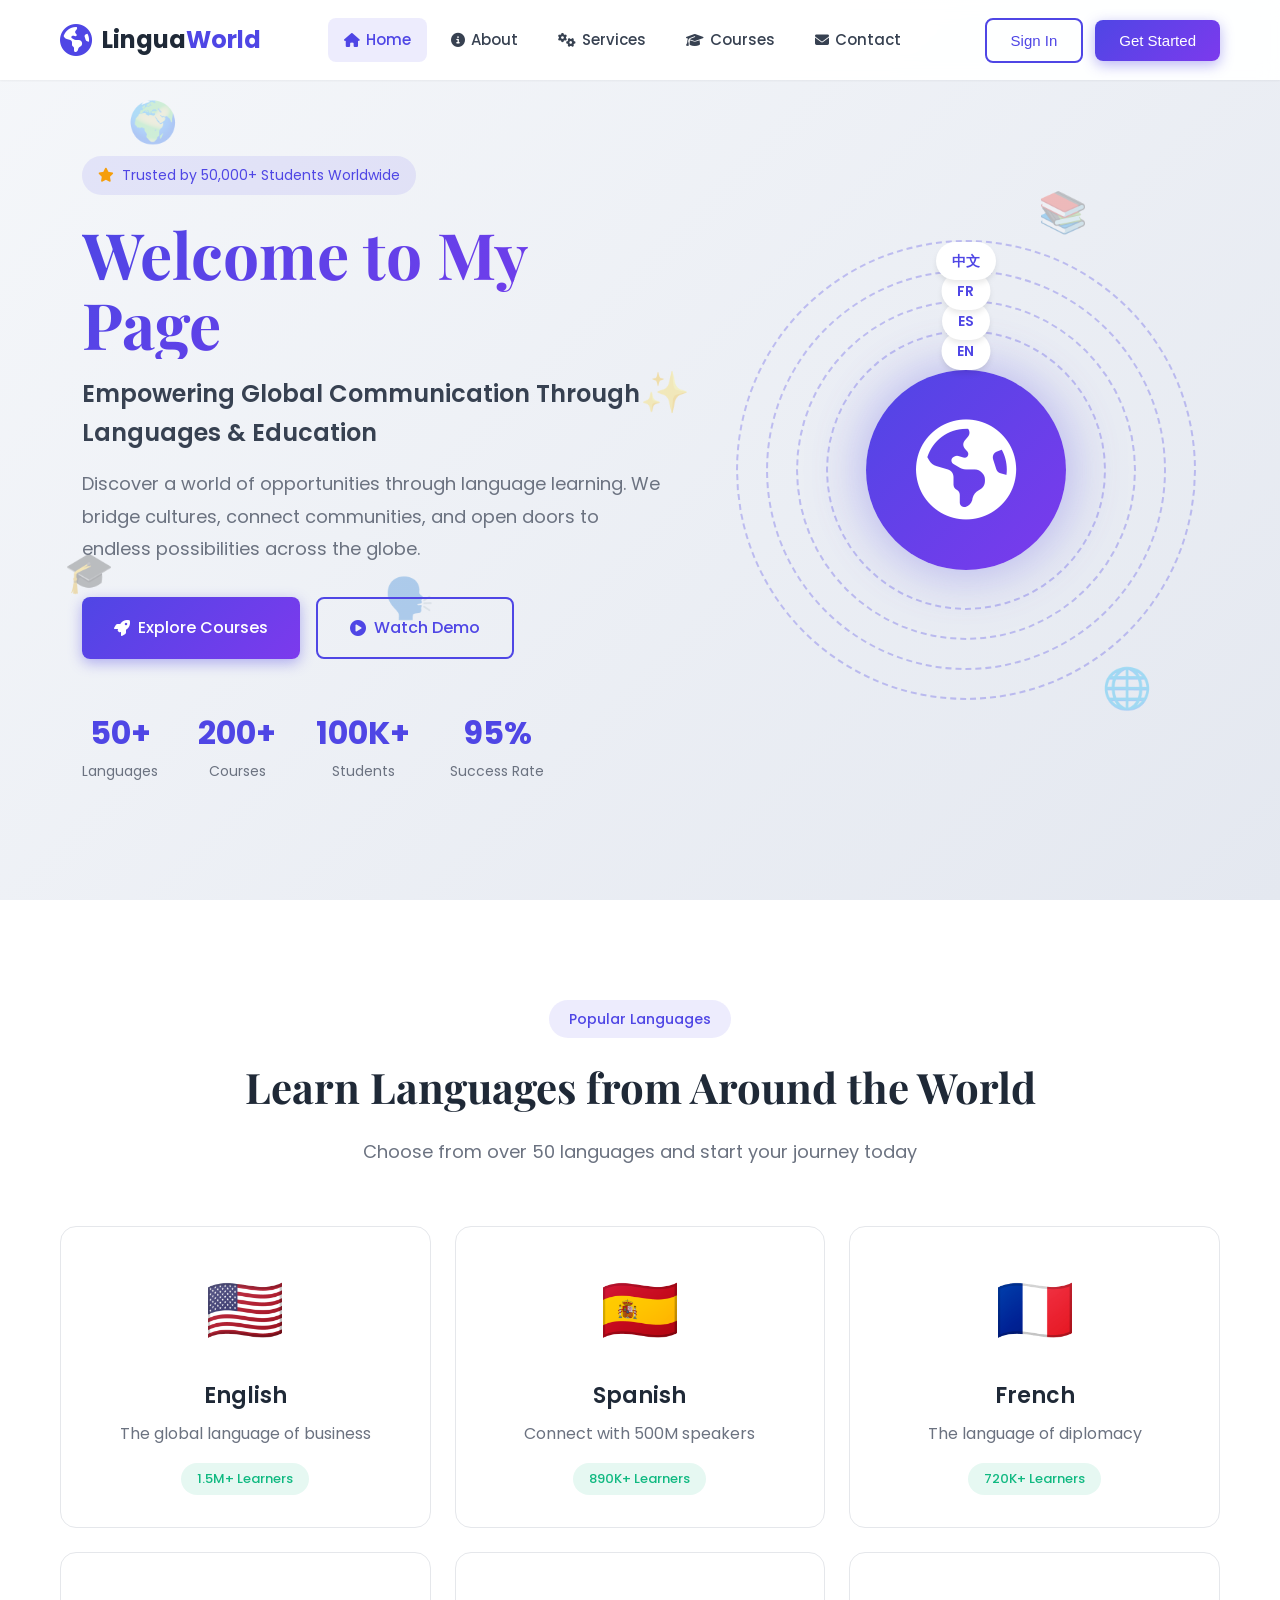
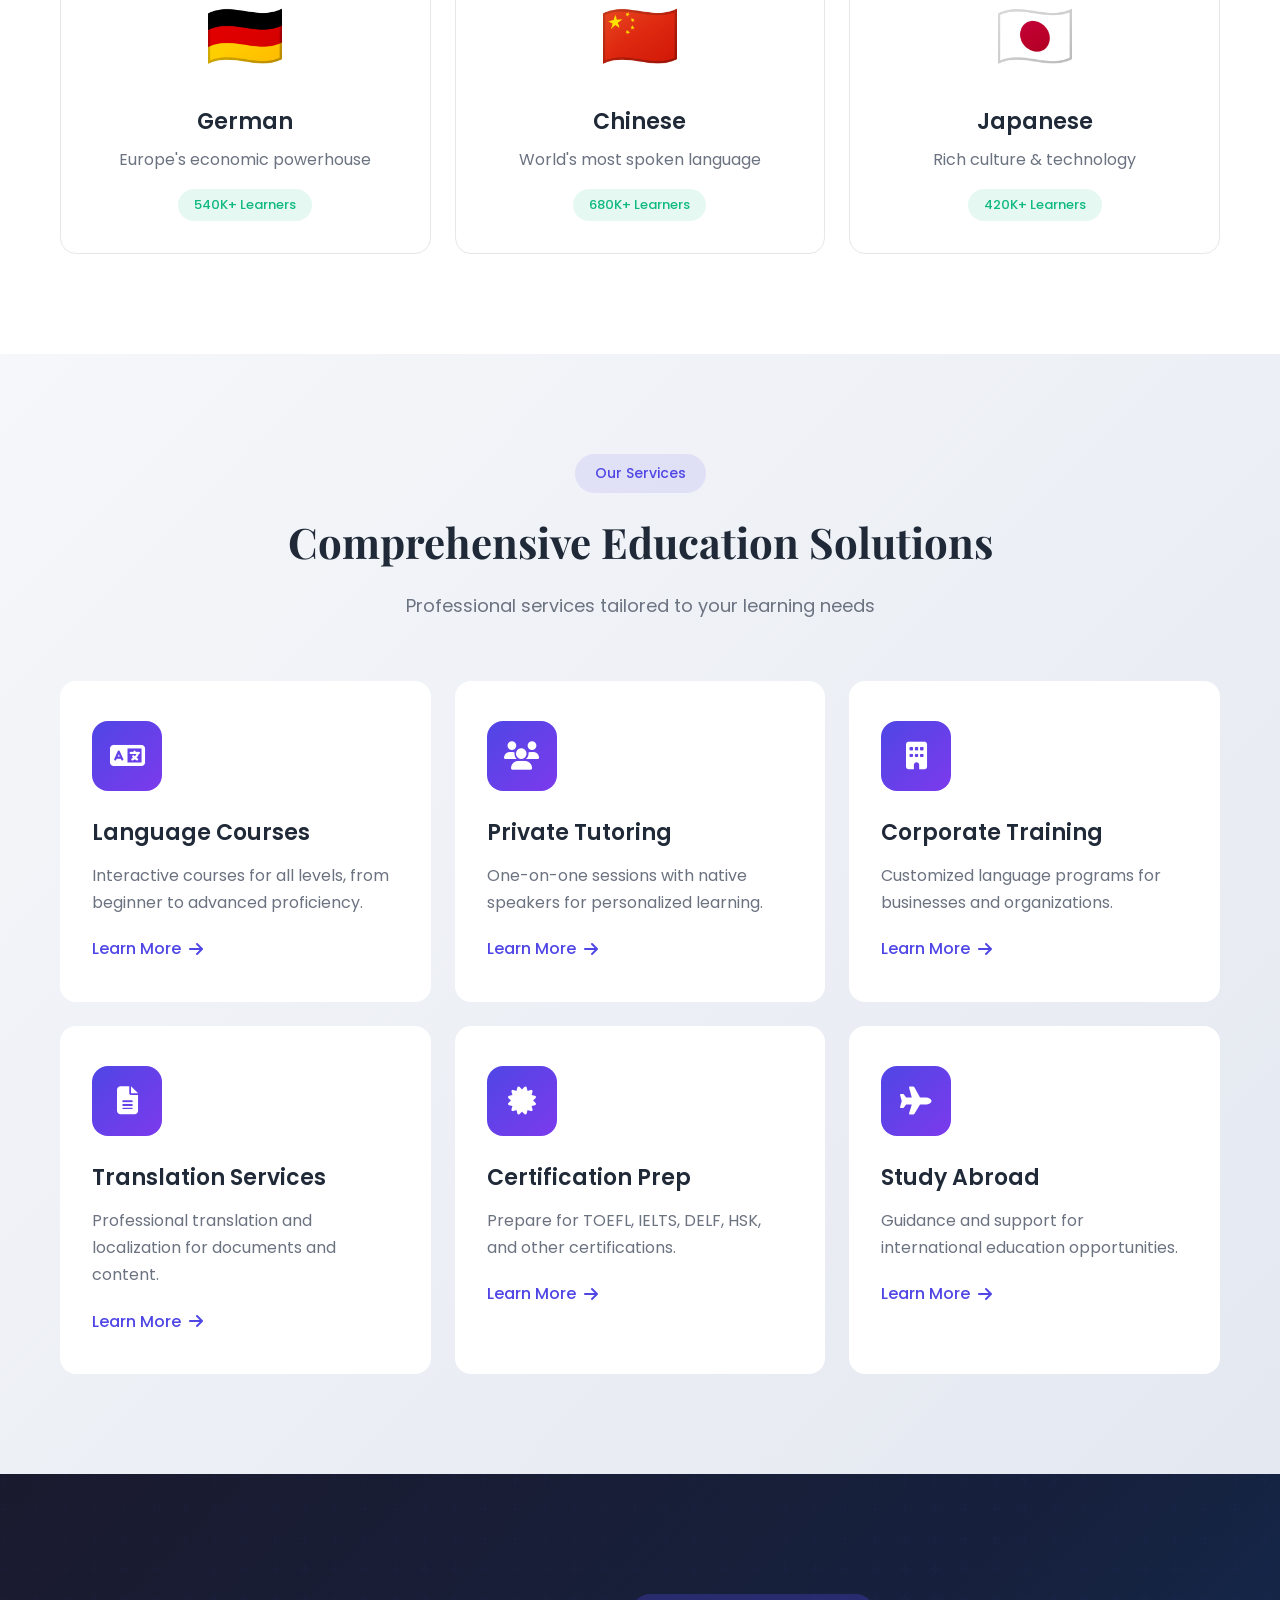
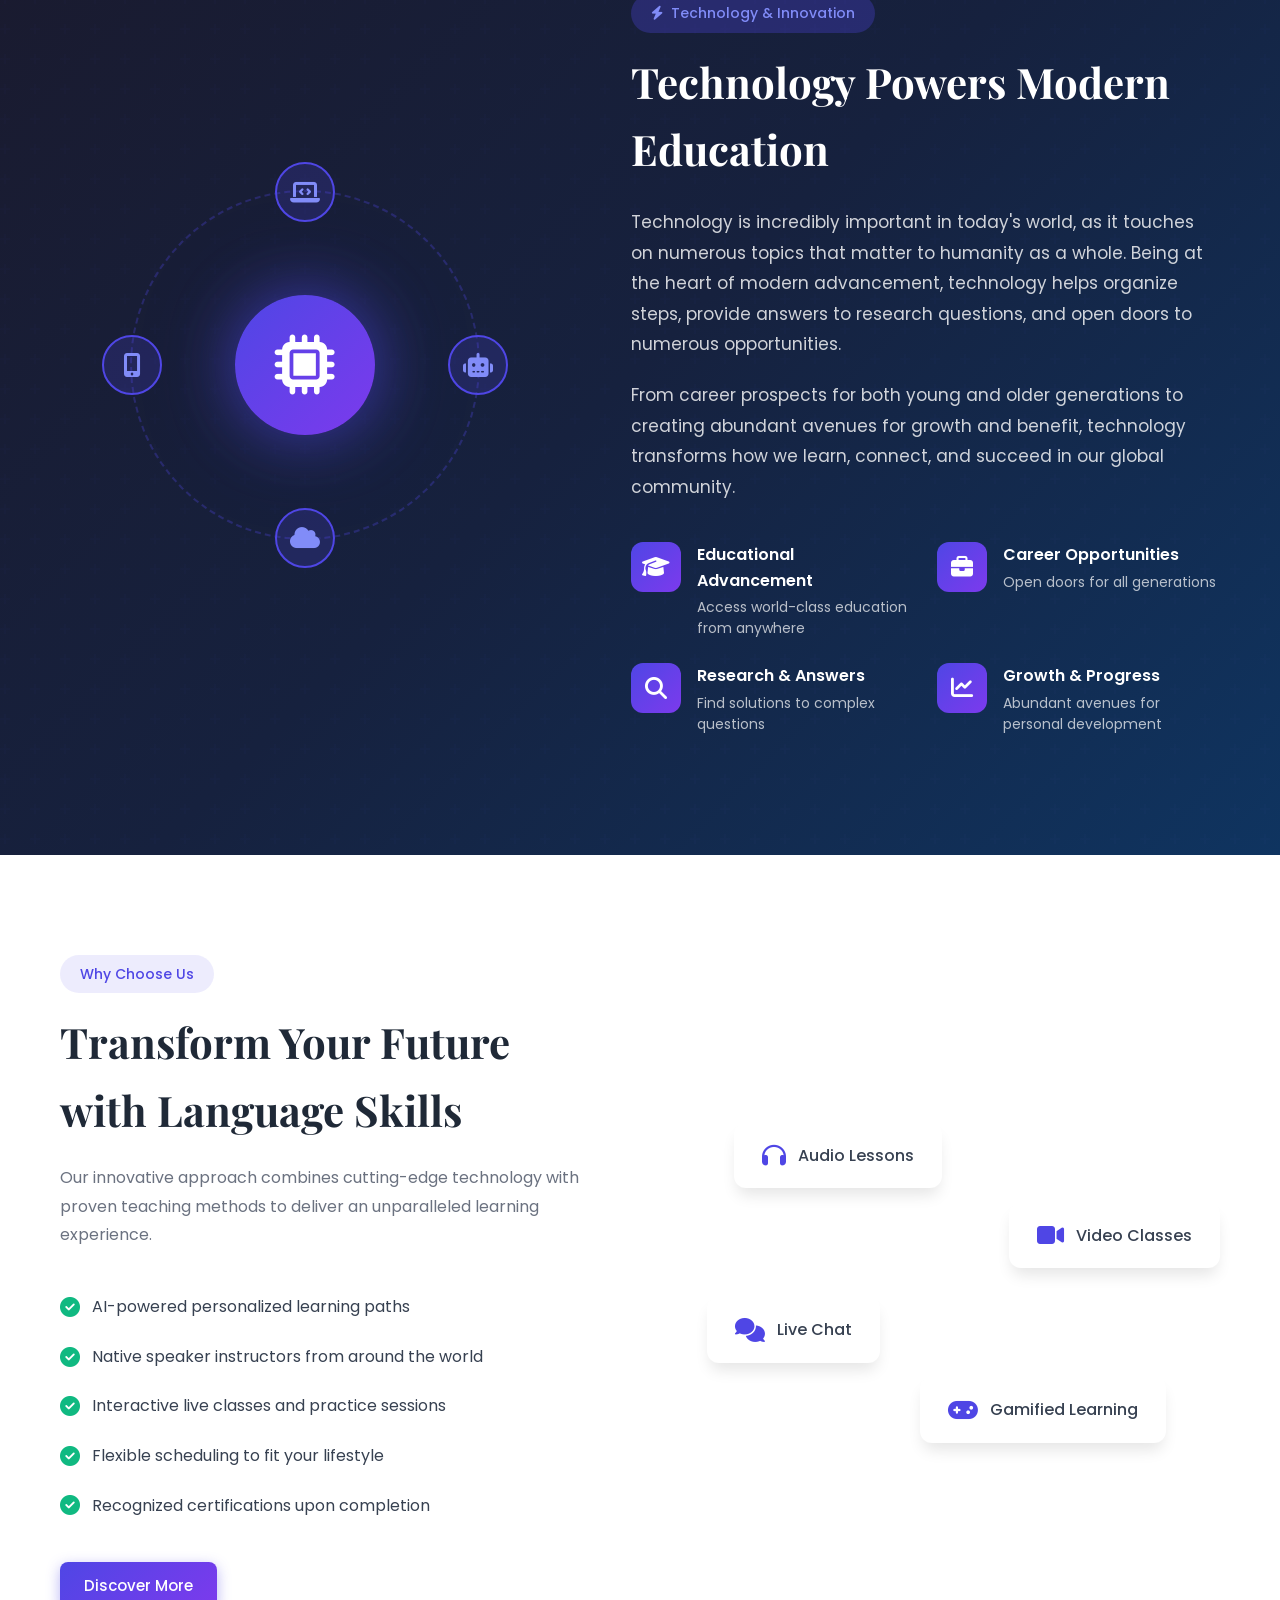
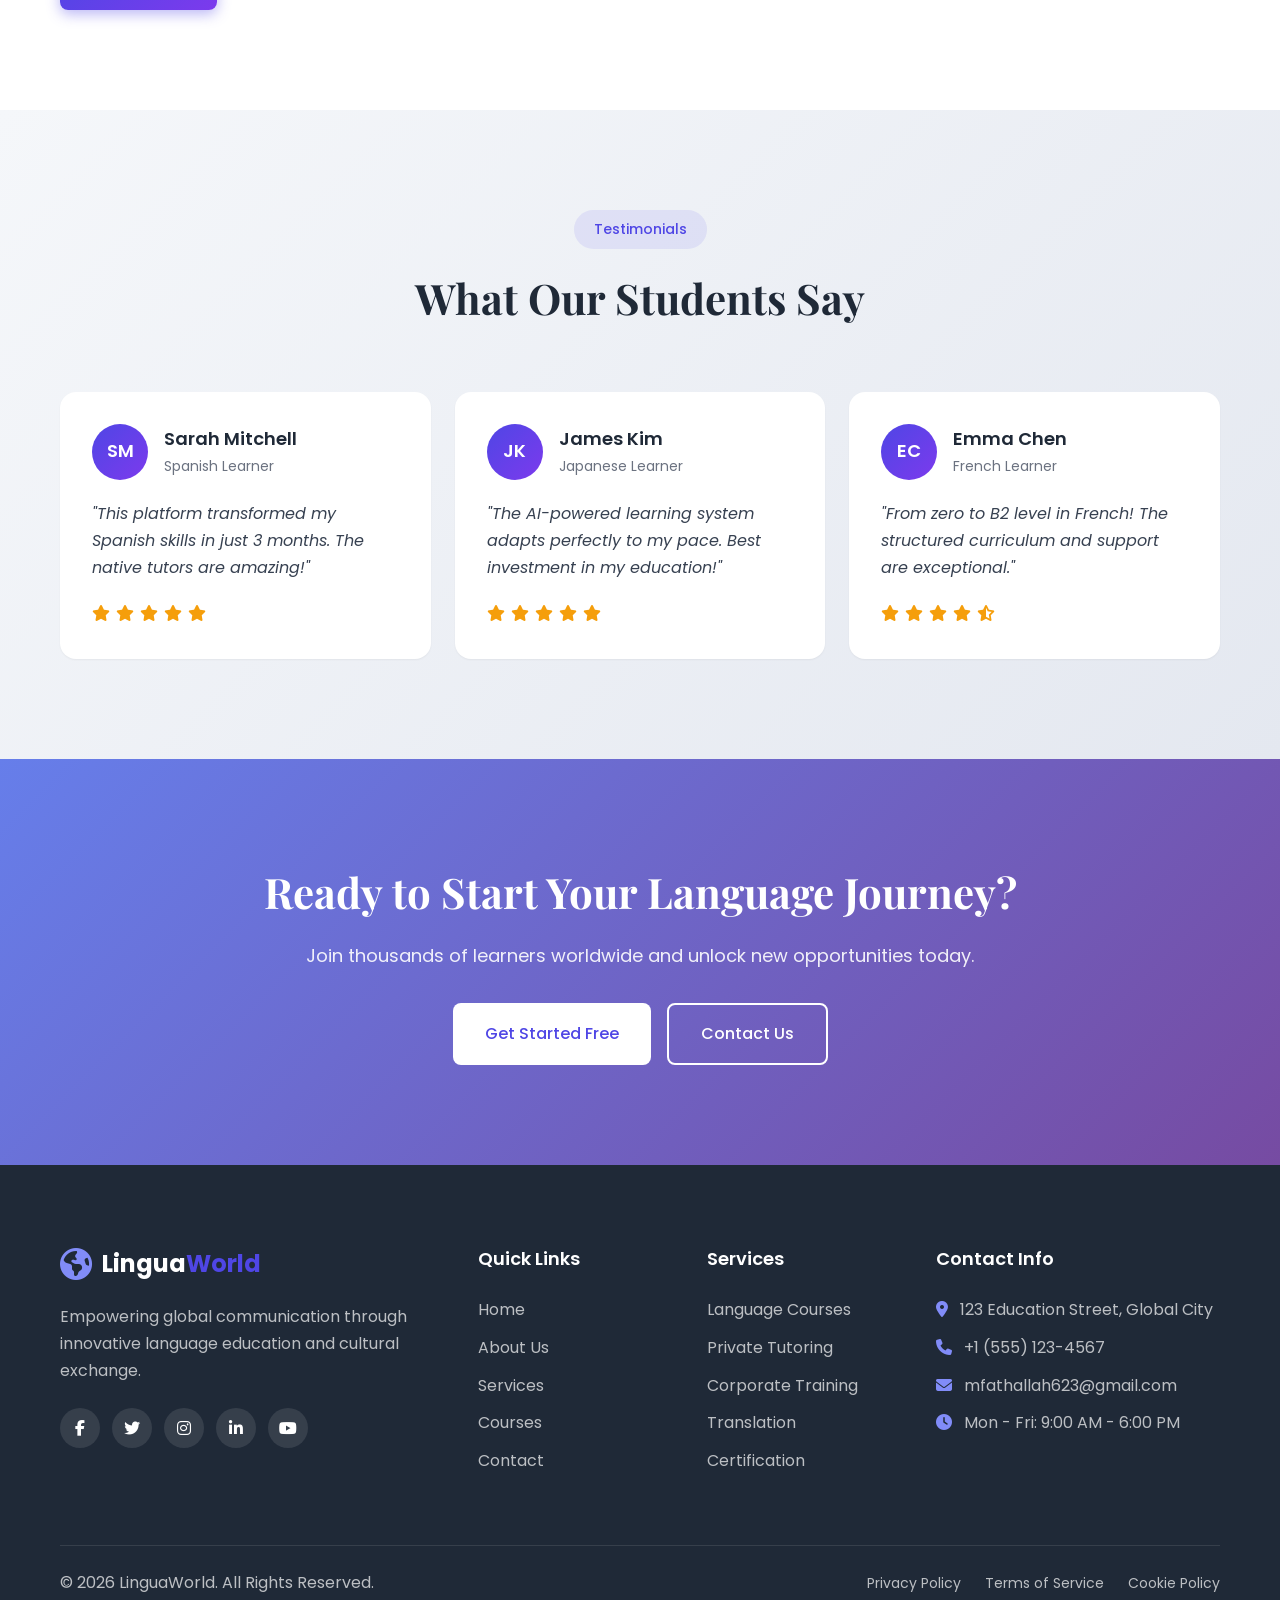
<file: swiko/index.html>
<!DOCTYPE html>
<html lang="en">
<head>
    <meta charset="UTF-8">
    <meta name="viewport" content="width=device-width, initial-scale=1.0">
    <title>LinguaWorld - Languages & Education</title>
    <link rel="stylesheet" href="style.css">
    <link rel="stylesheet" href="https://cdnjs.cloudflare.com/ajax/libs/font-awesome/6.4.0/css/all.min.css">
    <link href="https://fonts.googleapis.com/css2?family=Poppins:wght@300;400;500;600;700&family=Playfair+Display:wght@400;500;600;700&display=swap" rel="stylesheet">
</head>
<body>
    <!-- Navigation Bar -->
    <nav class="navbar">
        <div class="nav-container">
            <a href="index..html" class="logo">
                <i class="fas fa-globe-americas"></i>
                <span>Lingua<span class="highlight">World</span></span>
            </a>
            <ul class="nav-menu" id="navMenu">
                <li><a href="index..html" class="nav-link active"><i class="fas fa-home"></i> Home</a></li>
                <li><a href="about.html" class="nav-link"><i class="fas fa-info-circle"></i> About</a></li>
                <li><a href="services.html" class="nav-link"><i class="fas fa-cogs"></i> Services</a></li>
                <li><a href="courses.html" class="nav-link"><i class="fas fa-graduation-cap"></i> Courses</a></li>
                <li><a href="contact.html" class="nav-link"><i class="fas fa-envelope"></i> Contact</a></li>
            </ul>
            <div class="nav-actions">
                <button class="btn btn-outline">Sign In</button>
                <button class="btn btn-primary">Get Started</button>
            </div>
            <div class="hamburger" id="hamburger">
                <span class="bar"></span>
                <span class="bar"></span>
                <span class="bar"></span>
            </div>
        </div>
    </nav>

    <!-- Hero Section -->
    <section class="hero">
        <div class="hero-background">
            <div class="floating-elements">
                <span class="float-item">🌍</span>
                <span class="float-item">📚</span>
                <span class="float-item">🎓</span>
                <span class="float-item">🌐</span>
                <span class="float-item">✨</span>
                <span class="float-item">🗣️</span>
            </div>
        </div>
        <div class="hero-content">
            <div class="hero-badge">
                <i class="fas fa-star"></i>
                <span>Trusted by 50,000+ Students Worldwide</span>
            </div>
            <h1 class="hero-title">Welcome to My Page</h1>
            <p class="hero-subtitle">Empowering Global Communication Through Languages & Education</p>
            <p class="hero-description">
                Discover a world of opportunities through language learning. We bridge cultures, 
                connect communities, and open doors to endless possibilities across the globe.
            </p>
            <div class="hero-buttons">
                <a href="courses.html" class="btn btn-primary btn-lg">
                    <i class="fas fa-rocket"></i> Explore Courses
                </a>
                <a href="about.html" class="btn btn-outline btn-lg">
                    <i class="fas fa-play-circle"></i> Watch Demo
                </a>
            </div>
            <div class="hero-stats">
                <div class="stat-item">
                    <span class="stat-number">50+</span>
                    <span class="stat-label">Languages</span>
                </div>
                <div class="stat-item">
                    <span class="stat-number">200+</span>
                    <span class="stat-label">Courses</span>
                </div>
                <div class="stat-item">
                    <span class="stat-number">100K+</span>
                    <span class="stat-label">Students</span>
                </div>
                <div class="stat-item">
                    <span class="stat-number">95%</span>
                    <span class="stat-label">Success Rate</span>
                </div>
            </div>
        </div>
        <div class="hero-image">
            <div class="image-container">
                <div class="globe-animation">
                    <i class="fas fa-globe-americas"></i>
                </div>
                <div class="orbit orbit-1">
                    <span class="language-badge">EN</span>
                </div>
                <div class="orbit orbit-2">
                    <span class="language-badge">ES</span>
                </div>
                <div class="orbit orbit-3">
                    <span class="language-badge">FR</span>
                </div>
                <div class="orbit orbit-4">
                    <span class="language-badge">中文</span>
                </div>
            </div>
        </div>
    </section>

    <!-- Languages Section -->
    <section class="languages-section">
        <div class="container">
            <div class="section-header">
                <span class="section-badge">Popular Languages</span>
                <h2 class="section-title">Learn Languages from Around the World</h2>
                <p class="section-subtitle">Choose from over 50 languages and start your journey today</p>
            </div>
            <div class="languages-grid">
                <div class="language-card">
                    <div class="language-flag">🇺🇸</div>
                    <h3>English</h3>
                    <p>The global language of business</p>
                    <span class="learners">1.5M+ Learners</span>
                </div>
                <div class="language-card">
                    <div class="language-flag">🇪🇸</div>
                    <h3>Spanish</h3>
                    <p>Connect with 500M speakers</p>
                    <span class="learners">890K+ Learners</span>
                </div>
                <div class="language-card">
                    <div class="language-flag">🇫🇷</div>
                    <h3>French</h3>
                    <p>The language of diplomacy</p>
                    <span class="learners">720K+ Learners</span>
                </div>
                <div class="language-card">
                    <div class="language-flag">🇩🇪</div>
                    <h3>German</h3>
                    <p>Europe's economic powerhouse</p>
                    <span class="learners">540K+ Learners</span>
                </div>
                <div class="language-card">
                    <div class="language-flag">🇨🇳</div>
                    <h3>Chinese</h3>
                    <p>World's most spoken language</p>
                    <span class="learners">680K+ Learners</span>
                </div>
                <div class="language-card">
                    <div class="language-flag">🇯🇵</div>
                    <h3>Japanese</h3>
                    <p>Rich culture & technology</p>
                    <span class="learners">420K+ Learners</span>
                </div>
            </div>
        </div>
    </section>

    <!-- Services Section -->
    <section class="services-section">
        <div class="container">
            <div class="section-header">
                <span class="section-badge">Our Services</span>
                <h2 class="section-title">Comprehensive Education Solutions</h2>
                <p class="section-subtitle">Professional services tailored to your learning needs</p>
            </div>
            <div class="services-grid">
                <div class="service-card">
                    <div class="service-icon">
                        <i class="fas fa-language"></i>
                    </div>
                    <h3>Language Courses</h3>
                    <p>Interactive courses for all levels, from beginner to advanced proficiency.</p>
                    <a href="services.html" class="service-link">Learn More <i class="fas fa-arrow-right"></i></a>
                </div>
                <div class="service-card">
                    <div class="service-icon">
                        <i class="fas fa-users"></i>
                    </div>
                    <h3>Private Tutoring</h3>
                    <p>One-on-one sessions with native speakers for personalized learning.</p>
                    <a href="services.html" class="service-link">Learn More <i class="fas fa-arrow-right"></i></a>
                </div>
                <div class="service-card">
                    <div class="service-icon">
                        <i class="fas fa-building"></i>
                    </div>
                    <h3>Corporate Training</h3>
                    <p>Customized language programs for businesses and organizations.</p>
                    <a href="services.html" class="service-link">Learn More <i class="fas fa-arrow-right"></i></a>
                </div>
                <div class="service-card">
                    <div class="service-icon">
                        <i class="fas fa-file-alt"></i>
                    </div>
                    <h3>Translation Services</h3>
                    <p>Professional translation and localization for documents and content.</p>
                    <a href="services.html" class="service-link">Learn More <i class="fas fa-arrow-right"></i></a>
                </div>
                <div class="service-card">
                    <div class="service-icon">
                        <i class="fas fa-certificate"></i>
                    </div>
                    <h3>Certification Prep</h3>
                    <p>Prepare for TOEFL, IELTS, DELF, HSK, and other certifications.</p>
                    <a href="services.html" class="service-link">Learn More <i class="fas fa-arrow-right"></i></a>
                </div>
                <div class="service-card">
                    <div class="service-icon">
                        <i class="fas fa-plane"></i>
                    </div>
                    <h3>Study Abroad</h3>
                    <p>Guidance and support for international education opportunities.</p>
                    <a href="services.html" class="service-link">Learn More <i class="fas fa-arrow-right"></i></a>
                </div>
            </div>
        </div>
    </section>

    <!-- Technology Section -->
    <section class="technology-section">
        <div class="container">
            <div class="tech-content">
                <div class="tech-visual">
                    <div class="tech-circle">
                        <div class="tech-icon-main">
                            <i class="fas fa-microchip"></i>
                        </div>
                        <div class="tech-orbit">
                            <div class="tech-satellite"><i class="fas fa-laptop-code"></i></div>
                            <div class="tech-satellite"><i class="fas fa-robot"></i></div>
                            <div class="tech-satellite"><i class="fas fa-cloud"></i></div>
                            <div class="tech-satellite"><i class="fas fa-mobile-alt"></i></div>
                        </div>
                    </div>
                </div>
                <div class="tech-text">
                    <span class="section-badge"><i class="fas fa-bolt"></i> Technology & Innovation</span>
                    <h2 class="section-title">Technology Powers Modern Education</h2>
                    <p class="tech-description">
                        Technology is incredibly important in today's world, as it touches on numerous topics 
                        that matter to humanity as a whole. Being at the heart of modern advancement, technology 
                        helps organize steps, provide answers to research questions, and open doors to numerous 
                        opportunities.
                    </p>
                    <p class="tech-description">
                        From career prospects for both young and older generations to creating abundant avenues 
                        for growth and benefit, technology transforms how we learn, connect, and succeed in our 
                        global community.
                    </p>
                    <div class="tech-benefits">
                        <div class="tech-benefit">
                            <div class="benefit-icon">
                                <i class="fas fa-graduation-cap"></i>
                            </div>
                            <div class="benefit-text">
                                <h4>Educational Advancement</h4>
                                <p>Access world-class education from anywhere</p>
                            </div>
                        </div>
                        <div class="tech-benefit">
                            <div class="benefit-icon">
                                <i class="fas fa-briefcase"></i>
                            </div>
                            <div class="benefit-text">
                                <h4>Career Opportunities</h4>
                                <p>Open doors for all generations</p>
                            </div>
                        </div>
                        <div class="tech-benefit">
                            <div class="benefit-icon">
                                <i class="fas fa-search"></i>
                            </div>
                            <div class="benefit-text">
                                <h4>Research & Answers</h4>
                                <p>Find solutions to complex questions</p>
                            </div>
                        </div>
                        <div class="tech-benefit">
                            <div class="benefit-icon">
                                <i class="fas fa-chart-line"></i>
                            </div>
                            <div class="benefit-text">
                                <h4>Growth & Progress</h4>
                                <p>Abundant avenues for personal development</p>
                            </div>
                        </div>
                    </div>
                </div>
            </div>
        </div>
    </section>

    <!-- Features Section -->
    <section class="features-section">
        <div class="container">
            <div class="features-content">
                <div class="features-text">
                    <span class="section-badge">Why Choose Us</span>
                    <h2 class="section-title">Transform Your Future with Language Skills</h2>
                    <p class="section-description">
                        Our innovative approach combines cutting-edge technology with proven 
                        teaching methods to deliver an unparalleled learning experience.
                    </p>
                    <ul class="features-list">
                        <li>
                            <i class="fas fa-check-circle"></i>
                            <span>AI-powered personalized learning paths</span>
                        </li>
                        <li>
                            <i class="fas fa-check-circle"></i>
                            <span>Native speaker instructors from around the world</span>
                        </li>
                        <li>
                            <i class="fas fa-check-circle"></i>
                            <span>Interactive live classes and practice sessions</span>
                        </li>
                        <li>
                            <i class="fas fa-check-circle"></i>
                            <span>Flexible scheduling to fit your lifestyle</span>
                        </li>
                        <li>
                            <i class="fas fa-check-circle"></i>
                            <span>Recognized certifications upon completion</span>
                        </li>
                    </ul>
                    <a href="about.html" class="btn btn-primary">Discover More</a>
                </div>
                <div class="features-image">
                    <div class="feature-cards">
                        <div class="feature-card card-1">
                            <i class="fas fa-headphones"></i>
                            <span>Audio Lessons</span>
                        </div>
                        <div class="feature-card card-2">
                            <i class="fas fa-video"></i>
                            <span>Video Classes</span>
                        </div>
                        <div class="feature-card card-3">
                            <i class="fas fa-comments"></i>
                            <span>Live Chat</span>
                        </div>
                        <div class="feature-card card-4">
                            <i class="fas fa-gamepad"></i>
                            <span>Gamified Learning</span>
                        </div>
                    </div>
                </div>
            </div>
        </div>
    </section>

    <!-- Testimonials Section -->
    <section class="testimonials-section">
        <div class="container">
            <div class="section-header">
                <span class="section-badge">Testimonials</span>
                <h2 class="section-title">What Our Students Say</h2>
            </div>
            <div class="testimonials-grid">
                <div class="testimonial-card">
                    <div class="testimonial-header">
                        <div class="avatar">SM</div>
                        <div class="info">
                            <h4>Sarah Mitchell</h4>
                            <span>Spanish Learner</span>
                        </div>
                    </div>
                    <p>"This platform transformed my Spanish skills in just 3 months. The native tutors are amazing!"</p>
                    <div class="rating">
                        <i class="fas fa-star"></i>
                        <i class="fas fa-star"></i>
                        <i class="fas fa-star"></i>
                        <i class="fas fa-star"></i>
                        <i class="fas fa-star"></i>
                    </div>
                </div>
                <div class="testimonial-card">
                    <div class="testimonial-header">
                        <div class="avatar">JK</div>
                        <div class="info">
                            <h4>James Kim</h4>
                            <span>Japanese Learner</span>
                        </div>
                    </div>
                    <p>"The AI-powered learning system adapts perfectly to my pace. Best investment in my education!"</p>
                    <div class="rating">
                        <i class="fas fa-star"></i>
                        <i class="fas fa-star"></i>
                        <i class="fas fa-star"></i>
                        <i class="fas fa-star"></i>
                        <i class="fas fa-star"></i>
                    </div>
                </div>
                <div class="testimonial-card">
                    <div class="testimonial-header">
                        <div class="avatar">EC</div>
                        <div class="info">
                            <h4>Emma Chen</h4>
                            <span>French Learner</span>
                        </div>
                    </div>
                    <p>"From zero to B2 level in French! The structured curriculum and support are exceptional."</p>
                    <div class="rating">
                        <i class="fas fa-star"></i>
                        <i class="fas fa-star"></i>
                        <i class="fas fa-star"></i>
                        <i class="fas fa-star"></i>
                        <i class="fas fa-star-half-alt"></i>
                    </div>
                </div>
            </div>
        </div>
    </section>

    <!-- CTA Section -->
    <section class="cta-section">
        <div class="container">
            <div class="cta-content">
                <h2>Ready to Start Your Language Journey?</h2>
                <p>Join thousands of learners worldwide and unlock new opportunities today.</p>
                <div class="cta-buttons">
                    <a href="courses.html" class="btn btn-white btn-lg">Get Started Free</a>
                    <a href="contact.html" class="btn btn-outline-white btn-lg">Contact Us</a>
                </div>
            </div>
        </div>
    </section>

    <!-- Footer -->
    <footer class="footer">
        <div class="container">
            <div class="footer-grid">
                <div class="footer-brand">
                    <a href="index..html" class="logo">
                        <i class="fas fa-globe-americas"></i>
                        <span>Lingua<span class="highlight">World</span></span>
                    </a>
                    <p>Empowering global communication through innovative language education and cultural exchange.</p>
                    <div class="social-links">
                        <a href="#"><i class="fab fa-facebook-f"></i></a>
                        <a href="#"><i class="fab fa-twitter"></i></a>
                        <a href="#"><i class="fab fa-instagram"></i></a>
                        <a href="#"><i class="fab fa-linkedin-in"></i></a>
                        <a href="#"><i class="fab fa-youtube"></i></a>
                    </div>
                </div>
                <div class="footer-links">
                    <h4>Quick Links</h4>
                    <ul>
                        <li><a href="index..html">Home</a></li>
                        <li><a href="about.html">About Us</a></li>
                        <li><a href="services.html">Services</a></li>
                        <li><a href="courses.html">Courses</a></li>
                        <li><a href="contact.html">Contact</a></li>
                    </ul>
                </div>
                <div class="footer-links">
                    <h4>Services</h4>
                    <ul>
                        <li><a href="services.html">Language Courses</a></li>
                        <li><a href="services.html">Private Tutoring</a></li>
                        <li><a href="services.html">Corporate Training</a></li>
                        <li><a href="services.html">Translation</a></li>
                        <li><a href="services.html">Certification</a></li>
                    </ul>
                </div>
                <div class="footer-contact">
                    <h4>Contact Info</h4>
                    <ul>
                        <li><i class="fas fa-map-marker-alt"></i> 123 Education Street, Global City</li>
                        <li><i class="fas fa-phone"></i> +1 (555) 123-4567</li>
                        <li><i class="fas fa-envelope"></i> mfathallah623@gmail.com</li>
                        <li><i class="fas fa-clock"></i> Mon - Fri: 9:00 AM - 6:00 PM</li>
                    </ul>
                </div>
            </div>
            <div class="footer-bottom">
                <p>&copy; 2026 LinguaWorld. All Rights Reserved.</p>
                <div class="footer-bottom-links">
                    <a href="#">Privacy Policy</a>
                    <a href="#">Terms of Service</a>
                    <a href="#">Cookie Policy</a>
                </div>
            </div>
        </div>
    </footer>

    <script src="script.js"></script>
</body>
</html>
</file>
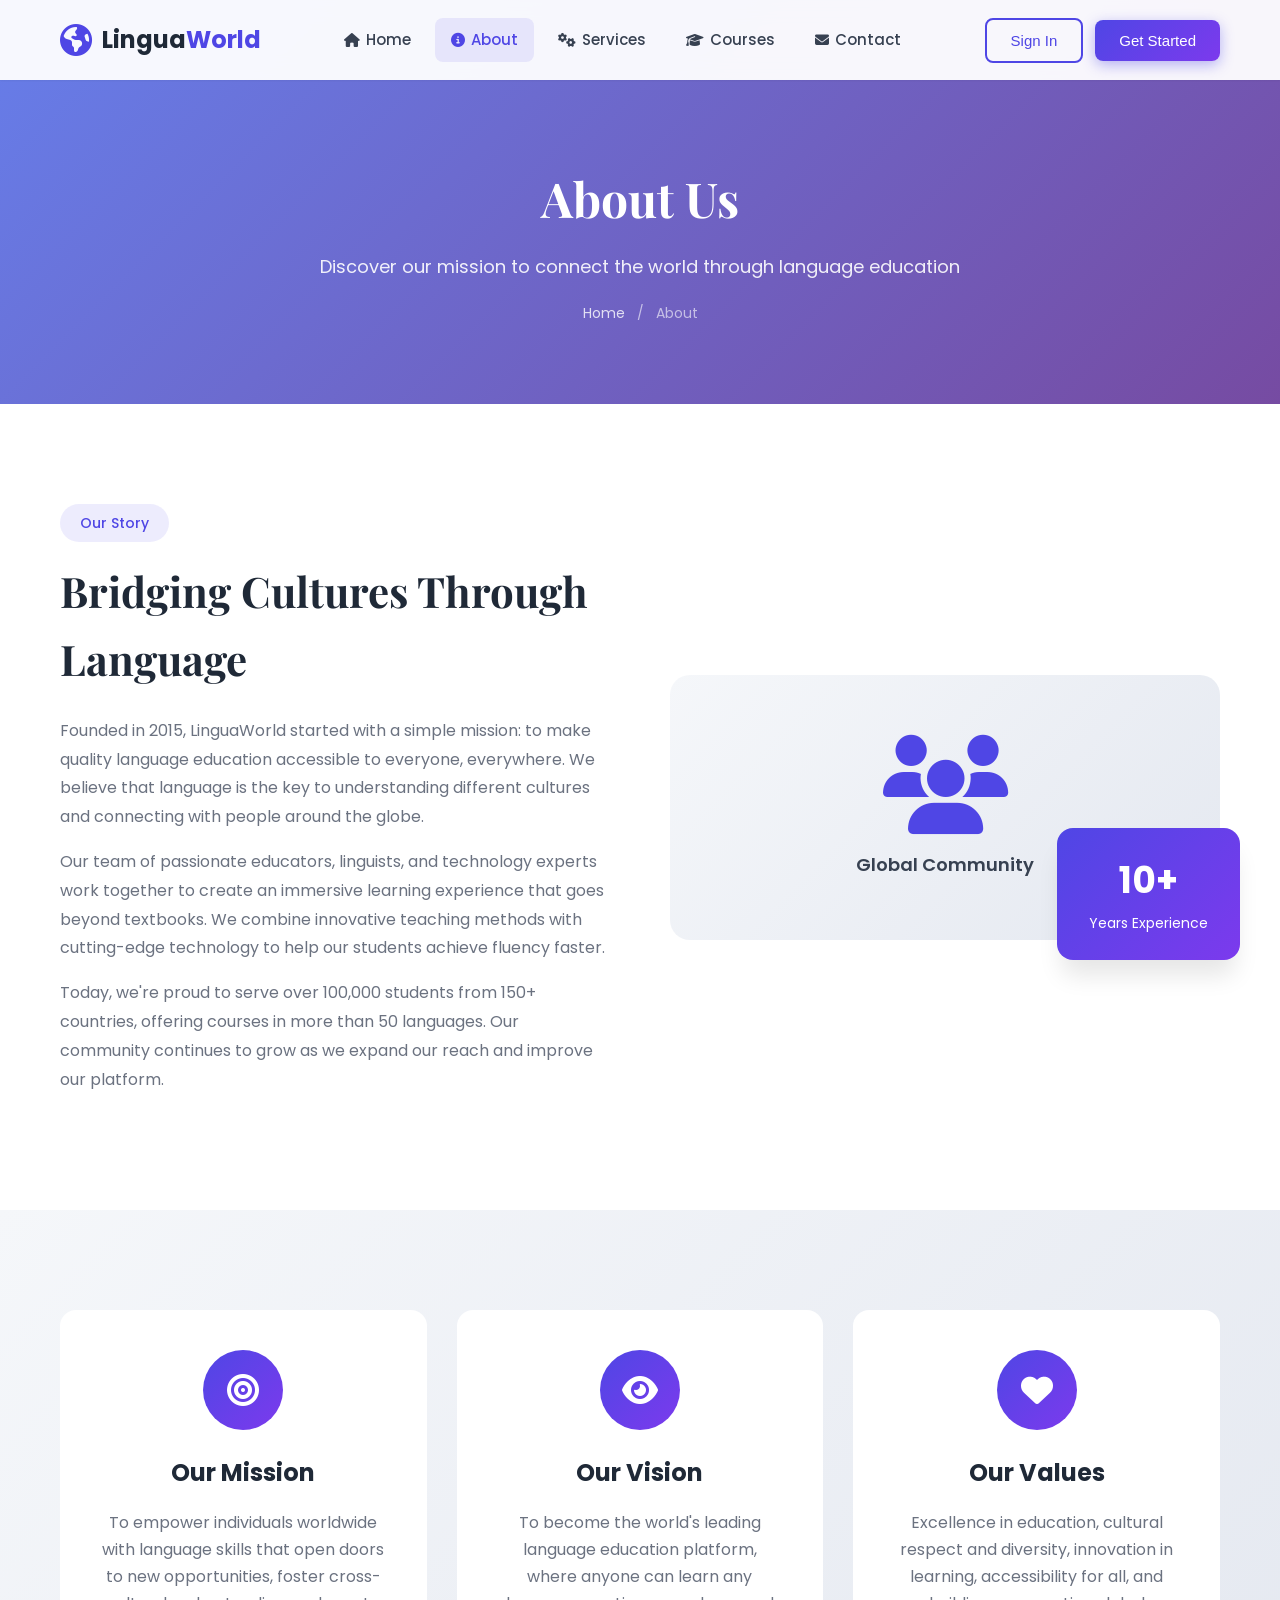
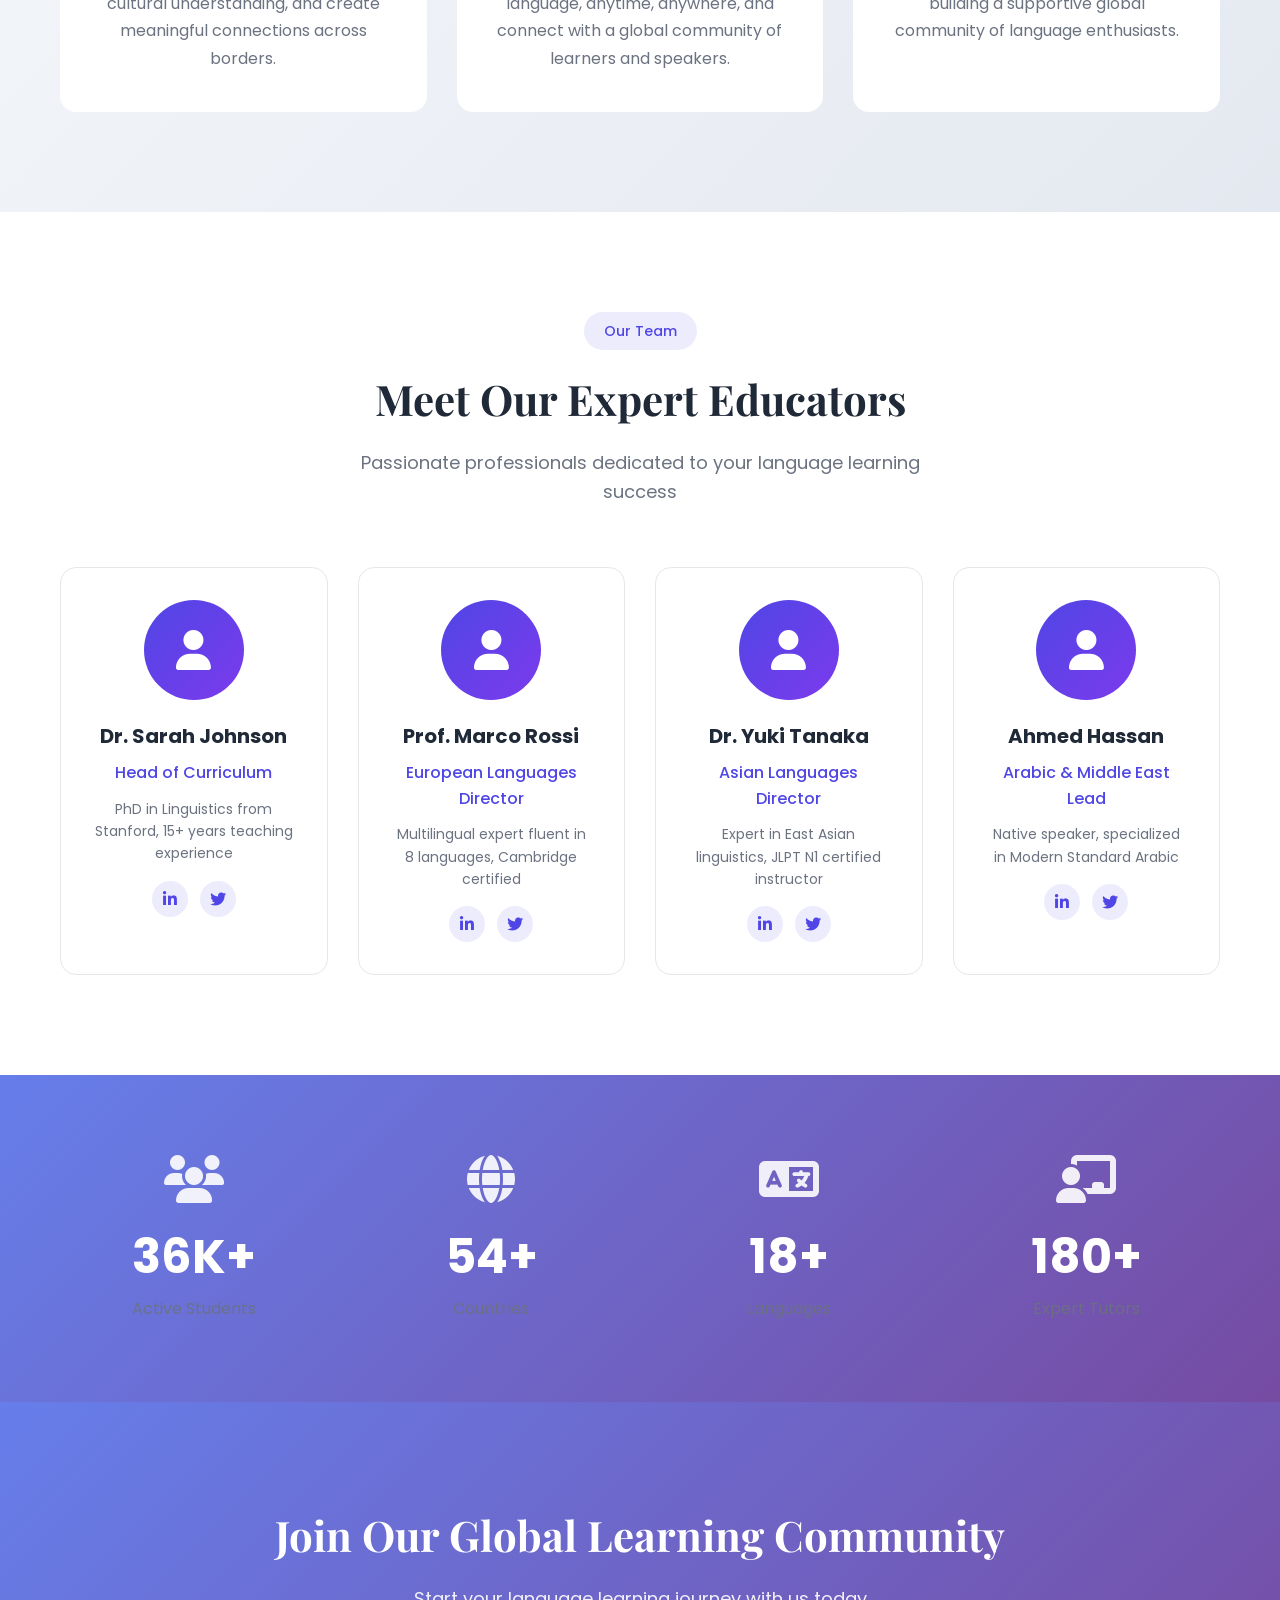
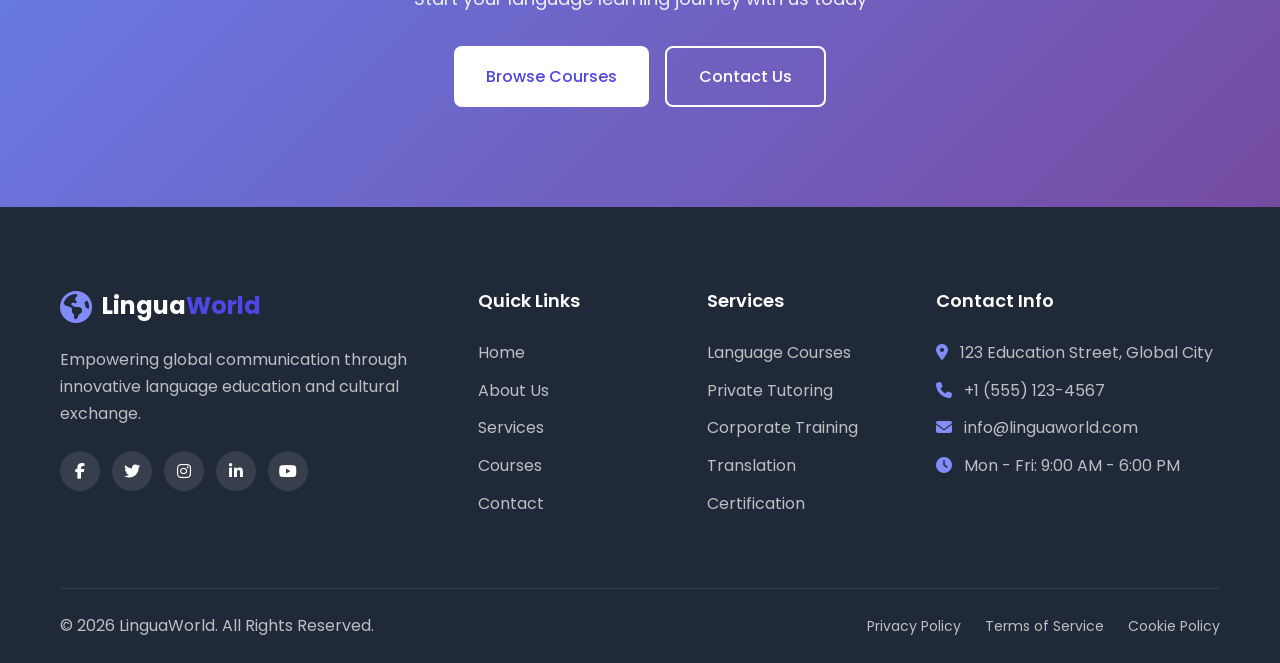
<file: swiko/about.html>
<!DOCTYPE html>
<html lang="en">
<head>
    <meta charset="UTF-8">
    <meta name="viewport" content="width=device-width, initial-scale=1.0">
    <title>About Us - LinguaWorld</title>
    <link rel="stylesheet" href="style.css">
    <link rel="stylesheet" href="https://cdnjs.cloudflare.com/ajax/libs/font-awesome/6.4.0/css/all.min.css">
    <link href="https://fonts.googleapis.com/css2?family=Poppins:wght@300;400;500;600;700&family=Playfair+Display:wght@400;500;600;700&display=swap" rel="stylesheet">
</head>
<body>
    <!-- Navigation Bar -->
    <nav class="navbar">
        <div class="nav-container">
            <a href="index..html" class="logo">
                <i class="fas fa-globe-americas"></i>
                <span>Lingua<span class="highlight">World</span></span>
            </a>
            <ul class="nav-menu" id="navMenu">
                <li><a href="index..html" class="nav-link"><i class="fas fa-home"></i> Home</a></li>
                <li><a href="about.html" class="nav-link active"><i class="fas fa-info-circle"></i> About</a></li>
                <li><a href="services.html" class="nav-link"><i class="fas fa-cogs"></i> Services</a></li>
                <li><a href="courses.html" class="nav-link"><i class="fas fa-graduation-cap"></i> Courses</a></li>
                <li><a href="contact.html" class="nav-link"><i class="fas fa-envelope"></i> Contact</a></li>
            </ul>
            <div class="nav-actions">
                <button class="btn btn-outline">Sign In</button>
                <button class="btn btn-primary">Get Started</button>
            </div>
            <div class="hamburger" id="hamburger">
                <span class="bar"></span>
                <span class="bar"></span>
                <span class="bar"></span>
            </div>
        </div>
    </nav>

    <!-- Page Header -->
    <section class="page-header">
        <div class="container">
            <h1>About Us</h1>
            <p>Discover our mission to connect the world through language education</p>
            <div class="breadcrumb">
                <a href="index..html">Home</a>
                <span>/</span>
                <span>About</span>
            </div>
        </div>
    </section>

    <!-- About Content -->
    <section class="about-content">
        <div class="container">
            <div class="about-grid">
                <div class="about-text">
                    <span class="section-badge">Our Story</span>
                    <h2 class="section-title">Bridging Cultures Through Language</h2>
                    <p>Founded in 2015, LinguaWorld started with a simple mission: to make quality language education accessible to everyone, everywhere. We believe that language is the key to understanding different cultures and connecting with people around the globe.</p>
                    <p>Our team of passionate educators, linguists, and technology experts work together to create an immersive learning experience that goes beyond textbooks. We combine innovative teaching methods with cutting-edge technology to help our students achieve fluency faster.</p>
                    <p>Today, we're proud to serve over 100,000 students from 150+ countries, offering courses in more than 50 languages. Our community continues to grow as we expand our reach and improve our platform.</p>
                </div>
                <div class="about-image">
                    <div class="image-box">
                        <div class="image-placeholder">
                            <i class="fas fa-users"></i>
                            <span>Global Community</span>
                        </div>
                    </div>
                    <div class="experience-badge">
                        <span class="number">10+</span>
                        <span class="text">Years Experience</span>
                    </div>
                </div>
            </div>
        </div>
    </section>

    <!-- Mission & Vision -->
    <section class="mission-vision">
        <div class="container">
            <div class="mv-grid">
                <div class="mv-card">
                    <div class="mv-icon">
                        <i class="fas fa-bullseye"></i>
                    </div>
                    <h3>Our Mission</h3>
                    <p>To empower individuals worldwide with language skills that open doors to new opportunities, foster cross-cultural understanding, and create meaningful connections across borders.</p>
                </div>
                <div class="mv-card">
                    <div class="mv-icon">
                        <i class="fas fa-eye"></i>
                    </div>
                    <h3>Our Vision</h3>
                    <p>To become the world's leading language education platform, where anyone can learn any language, anytime, anywhere, and connect with a global community of learners and speakers.</p>
                </div>
                <div class="mv-card">
                    <div class="mv-icon">
                        <i class="fas fa-heart"></i>
                    </div>
                    <h3>Our Values</h3>
                    <p>Excellence in education, cultural respect and diversity, innovation in learning, accessibility for all, and building a supportive global community of language enthusiasts.</p>
                </div>
            </div>
        </div>
    </section>

    <!-- Team Section -->
    <section class="team-section">
        <div class="container">
            <div class="section-header">
                <span class="section-badge">Our Team</span>
                <h2 class="section-title">Meet Our Expert Educators</h2>
                <p class="section-subtitle">Passionate professionals dedicated to your language learning success</p>
            </div>
            <div class="team-grid">
                <div class="team-card">
                    <div class="team-avatar">
                        <i class="fas fa-user"></i>
                    </div>
                    <h4>Dr. Sarah Johnson</h4>
                    <span class="role">Head of Curriculum</span>
                    <p>PhD in Linguistics from Stanford, 15+ years teaching experience</p>
                    <div class="team-social">
                        <a href="#"><i class="fab fa-linkedin-in"></i></a>
                        <a href="#"><i class="fab fa-twitter"></i></a>
                    </div>
                </div>
                <div class="team-card">
                    <div class="team-avatar">
                        <i class="fas fa-user"></i>
                    </div>
                    <h4>Prof. Marco Rossi</h4>
                    <span class="role">European Languages Director</span>
                    <p>Multilingual expert fluent in 8 languages, Cambridge certified</p>
                    <div class="team-social">
                        <a href="#"><i class="fab fa-linkedin-in"></i></a>
                        <a href="#"><i class="fab fa-twitter"></i></a>
                    </div>
                </div>
                <div class="team-card">
                    <div class="team-avatar">
                        <i class="fas fa-user"></i>
                    </div>
                    <h4>Dr. Yuki Tanaka</h4>
                    <span class="role">Asian Languages Director</span>
                    <p>Expert in East Asian linguistics, JLPT N1 certified instructor</p>
                    <div class="team-social">
                        <a href="#"><i class="fab fa-linkedin-in"></i></a>
                        <a href="#"><i class="fab fa-twitter"></i></a>
                    </div>
                </div>
                <div class="team-card">
                    <div class="team-avatar">
                        <i class="fas fa-user"></i>
                    </div>
                    <h4>Ahmed Hassan</h4>
                    <span class="role">Arabic & Middle East Lead</span>
                    <p>Native speaker, specialized in Modern Standard Arabic</p>
                    <div class="team-social">
                        <a href="#"><i class="fab fa-linkedin-in"></i></a>
                        <a href="#"><i class="fab fa-twitter"></i></a>
                    </div>
                </div>
            </div>
        </div>
    </section>

    <!-- Stats Section -->
    <section class="stats-section">
        <div class="container">
            <div class="stats-grid">
                <div class="stat-box">
                    <i class="fas fa-users"></i>
                    <span class="stat-number">100K+</span>
                    <span class="stat-label">Active Students</span>
                </div>
                <div class="stat-box">
                    <i class="fas fa-globe"></i>
                    <span class="stat-number">150+</span>
                    <span class="stat-label">Countries</span>
                </div>
                <div class="stat-box">
                    <i class="fas fa-language"></i>
                    <span class="stat-number">50+</span>
                    <span class="stat-label">Languages</span>
                </div>
                <div class="stat-box">
                    <i class="fas fa-chalkboard-teacher"></i>
                    <span class="stat-number">500+</span>
                    <span class="stat-label">Expert Tutors</span>
                </div>
            </div>
        </div>
    </section>

    <!-- CTA Section -->
    <section class="cta-section">
        <div class="container">
            <div class="cta-content">
                <h2>Join Our Global Learning Community</h2>
                <p>Start your language learning journey with us today</p>
                <div class="cta-buttons">
                    <a href="courses.html" class="btn btn-white btn-lg">Browse Courses</a>
                    <a href="contact.html" class="btn btn-outline-white btn-lg">Contact Us</a>
                </div>
            </div>
        </div>
    </section>

    <!-- Footer -->
    <footer class="footer">
        <div class="container">
            <div class="footer-grid">
                <div class="footer-brand">
                    <a href="index..html" class="logo">
                        <i class="fas fa-globe-americas"></i>
                        <span>Lingua<span class="highlight">World</span></span>
                    </a>
                    <p>Empowering global communication through innovative language education and cultural exchange.</p>
                    <div class="social-links">
                        <a href="#"><i class="fab fa-facebook-f"></i></a>
                        <a href="#"><i class="fab fa-twitter"></i></a>
                        <a href="#"><i class="fab fa-instagram"></i></a>
                        <a href="#"><i class="fab fa-linkedin-in"></i></a>
                        <a href="#"><i class="fab fa-youtube"></i></a>
                    </div>
                </div>
                <div class="footer-links">
                    <h4>Quick Links</h4>
                    <ul>
                        <li><a href="index..html">Home</a></li>
                        <li><a href="about.html">About Us</a></li>
                        <li><a href="services.html">Services</a></li>
                        <li><a href="courses.html">Courses</a></li>
                        <li><a href="contact.html">Contact</a></li>
                    </ul>
                </div>
                <div class="footer-links">
                    <h4>Services</h4>
                    <ul>
                        <li><a href="services.html">Language Courses</a></li>
                        <li><a href="services.html">Private Tutoring</a></li>
                        <li><a href="services.html">Corporate Training</a></li>
                        <li><a href="services.html">Translation</a></li>
                        <li><a href="services.html">Certification</a></li>
                    </ul>
                </div>
                <div class="footer-contact">
                    <h4>Contact Info</h4>
                    <ul>
                        <li><i class="fas fa-map-marker-alt"></i> 123 Education Street, Global City</li>
                        <li><i class="fas fa-phone"></i> +1 (555) 123-4567</li>
                        <li><i class="fas fa-envelope"></i> info@linguaworld.com</li>
                        <li><i class="fas fa-clock"></i> Mon - Fri: 9:00 AM - 6:00 PM</li>
                    </ul>
                </div>
            </div>
            <div class="footer-bottom">
                <p>&copy; 2026 LinguaWorld. All Rights Reserved.</p>
                <div class="footer-bottom-links">
                    <a href="#">Privacy Policy</a>
                    <a href="#">Terms of Service</a>
                    <a href="#">Cookie Policy</a>
                </div>
            </div>
        </div>
    </footer>

    <script src="script.js"></script>
</body>
</html>
</file>
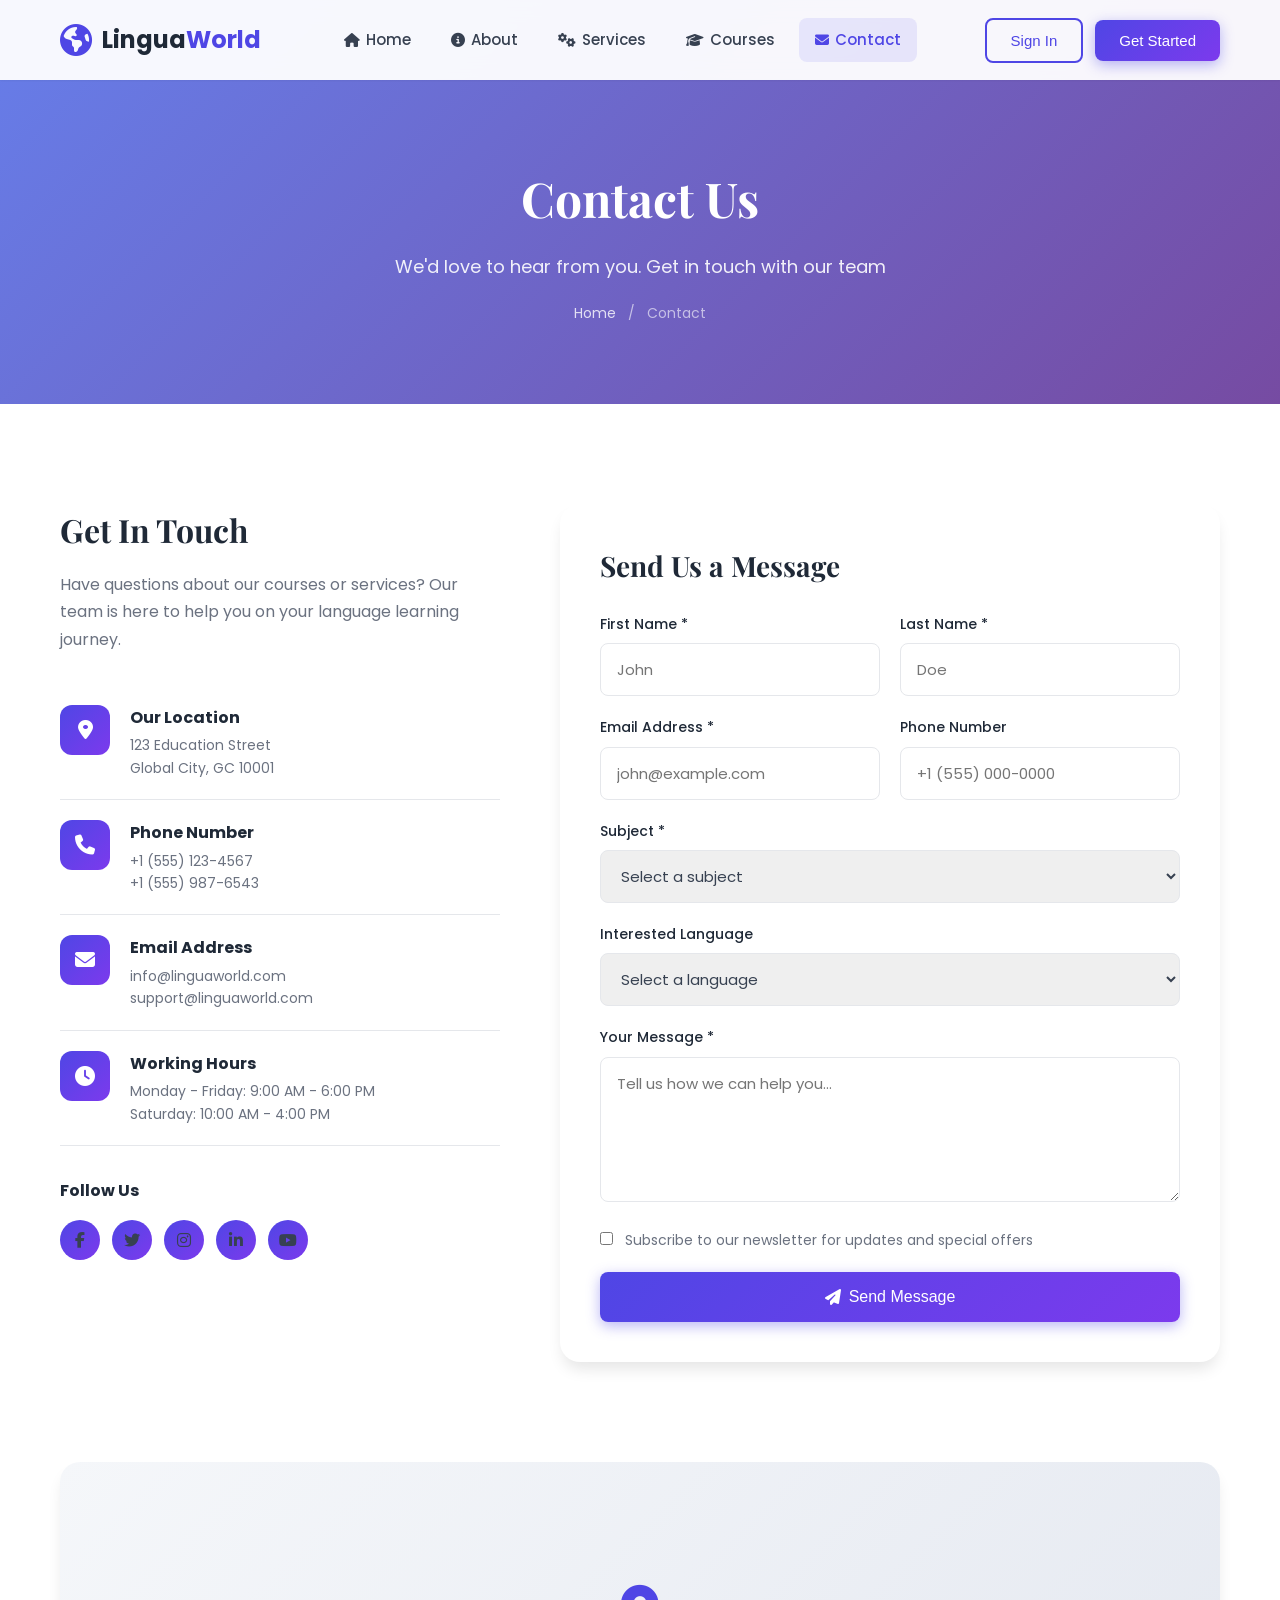
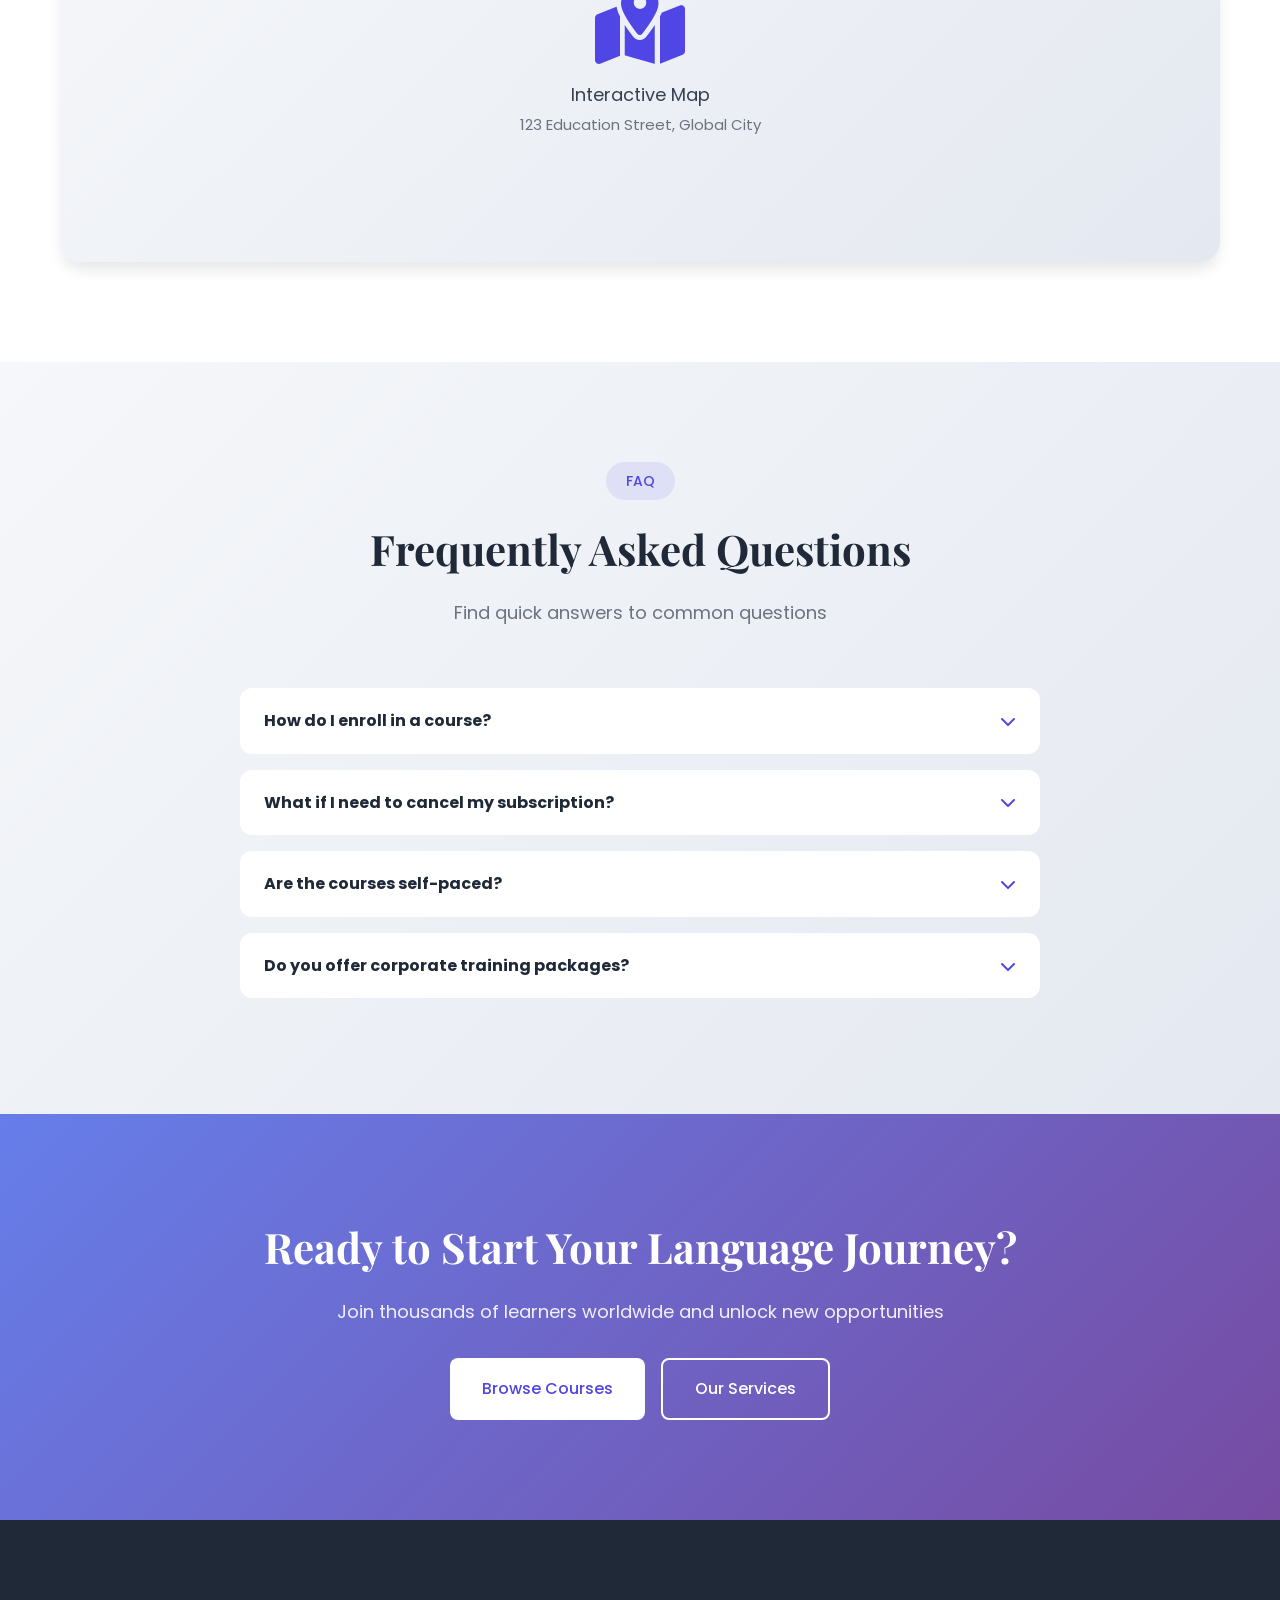
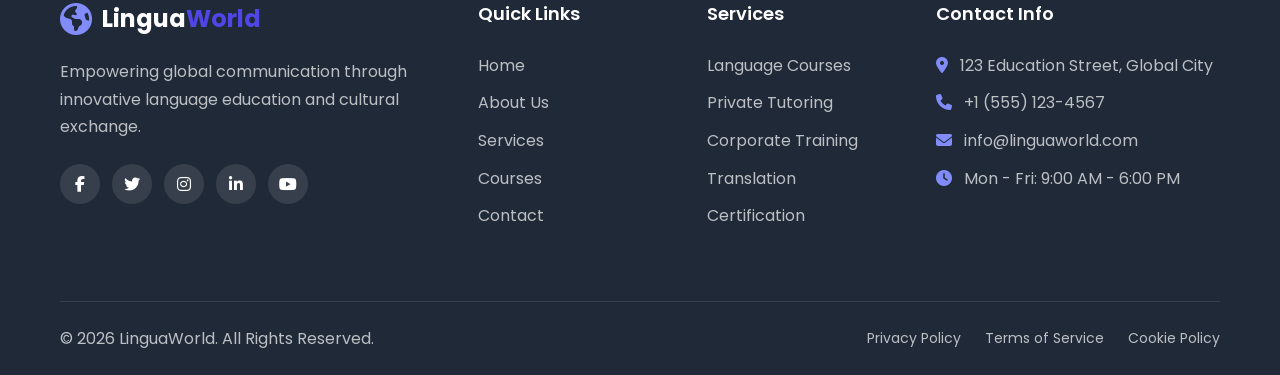
<file: swiko/contact.html>
<!DOCTYPE html>
<html lang="en">
<head>
    <meta charset="UTF-8">
    <meta name="viewport" content="width=device-width, initial-scale=1.0">
    <title>Contact Us - LinguaWorld</title>
    <link rel="stylesheet" href="style.css">
    <link rel="stylesheet" href="https://cdnjs.cloudflare.com/ajax/libs/font-awesome/6.4.0/css/all.min.css">
    <link href="https://fonts.googleapis.com/css2?family=Poppins:wght@300;400;500;600;700&family=Playfair+Display:wght@400;500;600;700&display=swap" rel="stylesheet">
</head>
<body>
    <!-- Navigation Bar -->
    <nav class="navbar">
        <div class="nav-container">
            <a href="index..html" class="logo">
                <i class="fas fa-globe-americas"></i>
                <span>Lingua<span class="highlight">World</span></span>
            </a>
            <ul class="nav-menu" id="navMenu">
                <li><a href="index..html" class="nav-link"><i class="fas fa-home"></i> Home</a></li>
                <li><a href="about.html" class="nav-link"><i class="fas fa-info-circle"></i> About</a></li>
                <li><a href="services.html" class="nav-link"><i class="fas fa-cogs"></i> Services</a></li>
                <li><a href="courses.html" class="nav-link"><i class="fas fa-graduation-cap"></i> Courses</a></li>
                <li><a href="contact.html" class="nav-link active"><i class="fas fa-envelope"></i> Contact</a></li>
            </ul>
            <div class="nav-actions">
                <button class="btn btn-outline">Sign In</button>
                <button class="btn btn-primary">Get Started</button>
            </div>
            <div class="hamburger" id="hamburger">
                <span class="bar"></span>
                <span class="bar"></span>
                <span class="bar"></span>
            </div>
        </div>
    </nav>

    <!-- Page Header -->
    <section class="page-header">
        <div class="container">
            <h1>Contact Us</h1>
            <p>We'd love to hear from you. Get in touch with our team</p>
            <div class="breadcrumb">
                <a href="index..html">Home</a>
                <span>/</span>
                <span>Contact</span>
            </div>
        </div>
    </section>

    <!-- Contact Section -->
    <section class="contact-section">
        <div class="container">
            <div class="contact-grid">
                <!-- Contact Info -->
                <div class="contact-info">
                    <h2>Get In Touch</h2>
                    <p>Have questions about our courses or services? Our team is here to help you on your language learning journey.</p>
                    
                    <div class="contact-items">
                        <div class="contact-item">
                            <div class="contact-icon">
                                <i class="fas fa-map-marker-alt"></i>
                            </div>
                            <div class="contact-details">
                                <h4>Our Location</h4>
                                <p>123 Education Street<br>Global City, GC 10001</p>
                            </div>
                        </div>
                        <div class="contact-item">
                            <div class="contact-icon">
                                <i class="fas fa-phone"></i>
                            </div>
                            <div class="contact-details">
                                <h4>Phone Number</h4>
                                <p>+1 (555) 123-4567<br>+1 (555) 987-6543</p>
                            </div>
                        </div>
                        <div class="contact-item">
                            <div class="contact-icon">
                                <i class="fas fa-envelope"></i>
                            </div>
                            <div class="contact-details">
                                <h4>Email Address</h4>
                                <p>info@linguaworld.com<br>support@linguaworld.com</p>
                            </div>
                        </div>
                        <div class="contact-item">
                            <div class="contact-icon">
                                <i class="fas fa-clock"></i>
                            </div>
                            <div class="contact-details">
                                <h4>Working Hours</h4>
                                <p>Monday - Friday: 9:00 AM - 6:00 PM<br>Saturday: 10:00 AM - 4:00 PM</p>
                            </div>
                        </div>
                    </div>

                    <div class="contact-social">
                        <h4>Follow Us</h4>
                        <div class="social-links">
                            <a href="#"><i class="fab fa-facebook-f"></i></a>
                            <a href="#"><i class="fab fa-twitter"></i></a>
                            <a href="#"><i class="fab fa-instagram"></i></a>
                            <a href="#"><i class="fab fa-linkedin-in"></i></a>
                            <a href="#"><i class="fab fa-youtube"></i></a>
                        </div>
                    </div>
                </div>

                <!-- Contact Form -->
                <div class="contact-form-container">
                    <h2>Send Us a Message</h2>
                    <form class="contact-form" id="contactForm">
                        <div class="form-row">
                            <div class="form-group">
                                <label for="firstName">First Name *</label>
                                <input type="text" id="firstName" name="firstName" required placeholder="John">
                            </div>
                            <div class="form-group">
                                <label for="lastName">Last Name *</label>
                                <input type="text" id="lastName" name="lastName" required placeholder="Doe">
                            </div>
                        </div>
                        <div class="form-row">
                            <div class="form-group">
                                <label for="email">Email Address *</label>
                                <input type="email" id="email" name="email" required placeholder="john@example.com">
                            </div>
                            <div class="form-group">
                                <label for="phone">Phone Number</label>
                                <input type="tel" id="phone" name="phone" placeholder="+1 (555) 000-0000">
                            </div>
                        </div>
                        <div class="form-group">
                            <label for="subject">Subject *</label>
                            <select id="subject" name="subject" required>
                                <option value="">Select a subject</option>
                                <option value="courses">Course Information</option>
                                <option value="tutoring">Private Tutoring</option>
                                <option value="corporate">Corporate Training</option>
                                <option value="translation">Translation Services</option>
                                <option value="support">Technical Support</option>
                                <option value="other">Other</option>
                            </select>
                        </div>
                        <div class="form-group">
                            <label for="language">Interested Language</label>
                            <select id="language" name="language">
                                <option value="">Select a language</option>
                                <option value="english">English</option>
                                <option value="spanish">Spanish</option>
                                <option value="french">French</option>
                                <option value="german">German</option>
                                <option value="chinese">Chinese</option>
                                <option value="japanese">Japanese</option>
                                <option value="other">Other</option>
                            </select>
                        </div>
                        <div class="form-group">
                            <label for="message">Your Message *</label>
                            <textarea id="message" name="message" rows="5" required placeholder="Tell us how we can help you..."></textarea>
                        </div>
                        <div class="form-group checkbox-group">
                            <input type="checkbox" id="newsletter" name="newsletter">
                            <label for="newsletter">Subscribe to our newsletter for updates and special offers</label>
                        </div>
                        <button type="submit" class="btn btn-primary btn-lg btn-block">
                            <i class="fas fa-paper-plane"></i> Send Message
                        </button>
                    </form>
                </div>
            </div>
        </div>
    </section>

    <!-- Map Section -->
    <section class="map-section">
        <div class="container">
            <div class="map-container">
                <div class="map-placeholder">
                    <i class="fas fa-map-marked-alt"></i>
                    <p>Interactive Map<br><small>123 Education Street, Global City</small></p>
                </div>
            </div>
        </div>
    </section>

    <!-- FAQ Section -->
    <section class="faq-section">
        <div class="container">
            <div class="section-header">
                <span class="section-badge">FAQ</span>
                <h2 class="section-title">Frequently Asked Questions</h2>
                <p class="section-subtitle">Find quick answers to common questions</p>
            </div>
            <div class="faq-grid">
                <div class="faq-item">
                    <div class="faq-question">
                        <h4>How do I enroll in a course?</h4>
                        <i class="fas fa-chevron-down"></i>
                    </div>
                    <div class="faq-answer">
                        <p>Simply browse our courses page, select the course you're interested in, and click "Enroll Now". You'll be guided through our registration process where you can create an account and complete your enrollment.</p>
                    </div>
                </div>
                <div class="faq-item">
                    <div class="faq-question">
                        <h4>What if I need to cancel my subscription?</h4>
                        <i class="fas fa-chevron-down"></i>
                    </div>
                    <div class="faq-answer">
                        <p>You can cancel your subscription at any time from your account settings. Your access will continue until the end of your current billing period. No questions asked!</p>
                    </div>
                </div>
                <div class="faq-item">
                    <div class="faq-question">
                        <h4>Are the courses self-paced?</h4>
                        <i class="fas fa-chevron-down"></i>
                    </div>
                    <div class="faq-answer">
                        <p>Yes! Most of our courses are self-paced, allowing you to learn at your own convenience. We also offer live classes and tutoring sessions for those who prefer real-time interaction.</p>
                    </div>
                </div>
                <div class="faq-item">
                    <div class="faq-question">
                        <h4>Do you offer corporate training packages?</h4>
                        <i class="fas fa-chevron-down"></i>
                    </div>
                    <div class="faq-answer">
                        <p>Absolutely! We offer customized corporate training solutions for businesses of all sizes. Contact our sales team to discuss your specific requirements and get a tailored quote.</p>
                    </div>
                </div>
            </div>
        </div>
    </section>

    <!-- CTA Section -->
    <section class="cta-section">
        <div class="container">
            <div class="cta-content">
                <h2>Ready to Start Your Language Journey?</h2>
                <p>Join thousands of learners worldwide and unlock new opportunities</p>
                <div class="cta-buttons">
                    <a href="courses.html" class="btn btn-white btn-lg">Browse Courses</a>
                    <a href="services.html" class="btn btn-outline-white btn-lg">Our Services</a>
                </div>
            </div>
        </div>
    </section>

    <!-- Footer -->
    <footer class="footer">
        <div class="container">
            <div class="footer-grid">
                <div class="footer-brand">
                    <a href="index..html" class="logo">
                        <i class="fas fa-globe-americas"></i>
                        <span>Lingua<span class="highlight">World</span></span>
                    </a>
                    <p>Empowering global communication through innovative language education and cultural exchange.</p>
                    <div class="social-links">
                        <a href="#"><i class="fab fa-facebook-f"></i></a>
                        <a href="#"><i class="fab fa-twitter"></i></a>
                        <a href="#"><i class="fab fa-instagram"></i></a>
                        <a href="#"><i class="fab fa-linkedin-in"></i></a>
                        <a href="#"><i class="fab fa-youtube"></i></a>
                    </div>
                </div>
                <div class="footer-links">
                    <h4>Quick Links</h4>
                    <ul>
                        <li><a href="index..html">Home</a></li>
                        <li><a href="about.html">About Us</a></li>
                        <li><a href="services.html">Services</a></li>
                        <li><a href="courses.html">Courses</a></li>
                        <li><a href="contact.html">Contact</a></li>
                    </ul>
                </div>
                <div class="footer-links">
                    <h4>Services</h4>
                    <ul>
                        <li><a href="services.html">Language Courses</a></li>
                        <li><a href="services.html">Private Tutoring</a></li>
                        <li><a href="services.html">Corporate Training</a></li>
                        <li><a href="services.html">Translation</a></li>
                        <li><a href="services.html">Certification</a></li>
                    </ul>
                </div>
                <div class="footer-contact">
                    <h4>Contact Info</h4>
                    <ul>
                        <li><i class="fas fa-map-marker-alt"></i> 123 Education Street, Global City</li>
                        <li><i class="fas fa-phone"></i> +1 (555) 123-4567</li>
                        <li><i class="fas fa-envelope"></i> info@linguaworld.com</li>
                        <li><i class="fas fa-clock"></i> Mon - Fri: 9:00 AM - 6:00 PM</li>
                    </ul>
                </div>
            </div>
            <div class="footer-bottom">
                <p>&copy; 2026 LinguaWorld. All Rights Reserved.</p>
                <div class="footer-bottom-links">
                    <a href="#">Privacy Policy</a>
                    <a href="#">Terms of Service</a>
                    <a href="#">Cookie Policy</a>
                </div>
            </div>
        </div>
    </footer>

    <script src="script.js"></script>
</body>
</html>
</file>
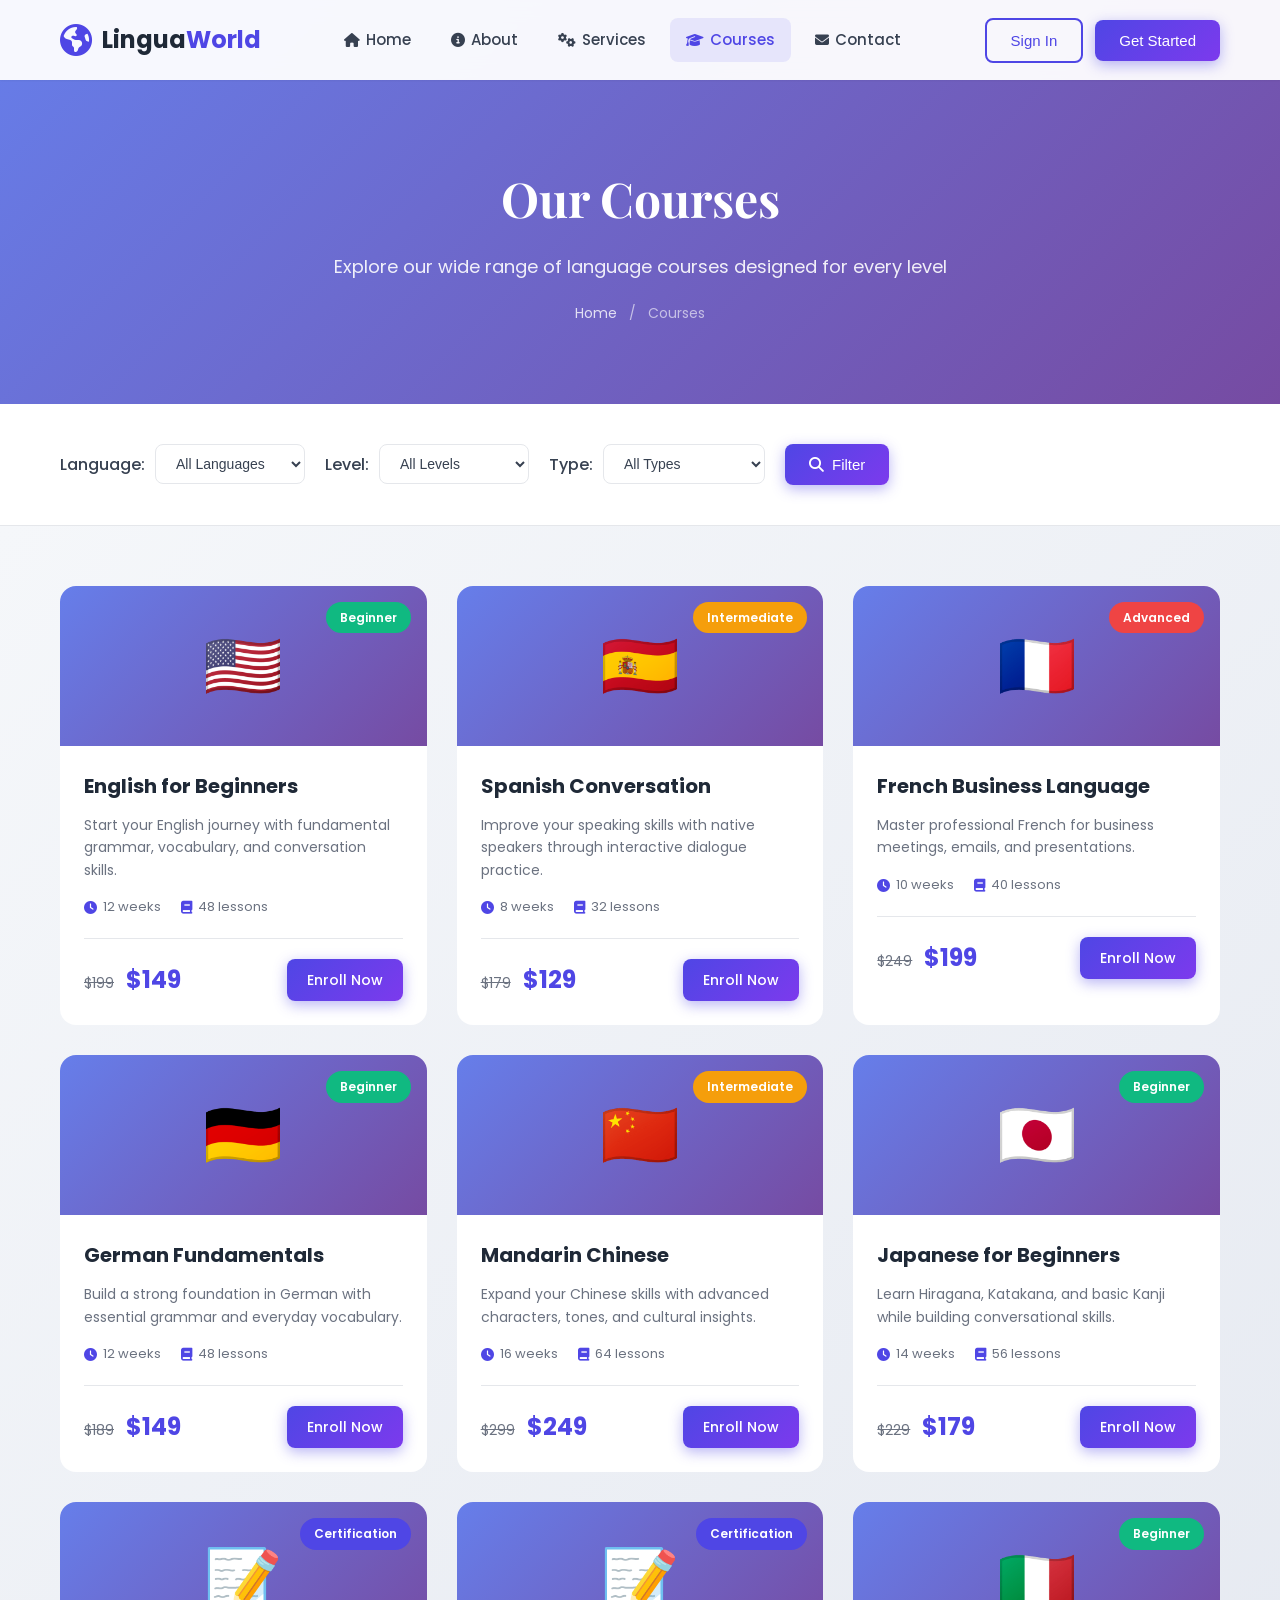
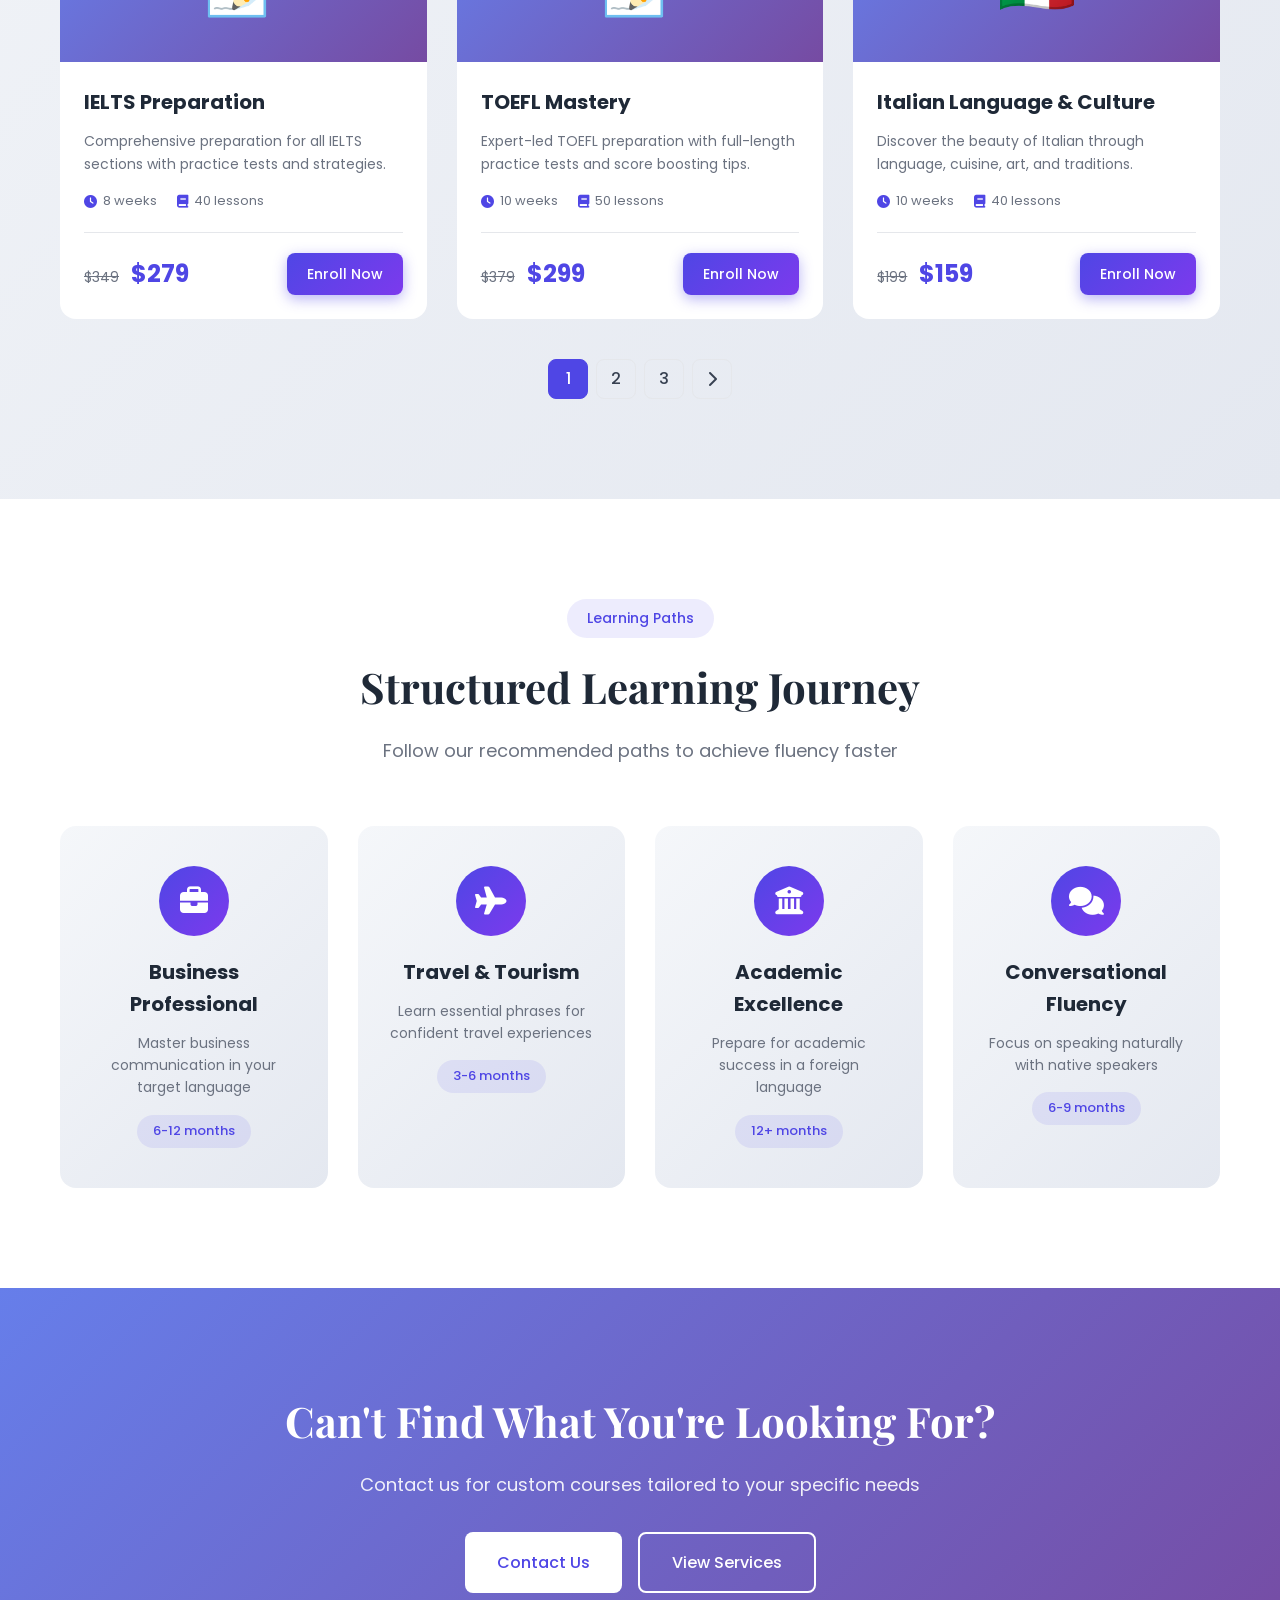
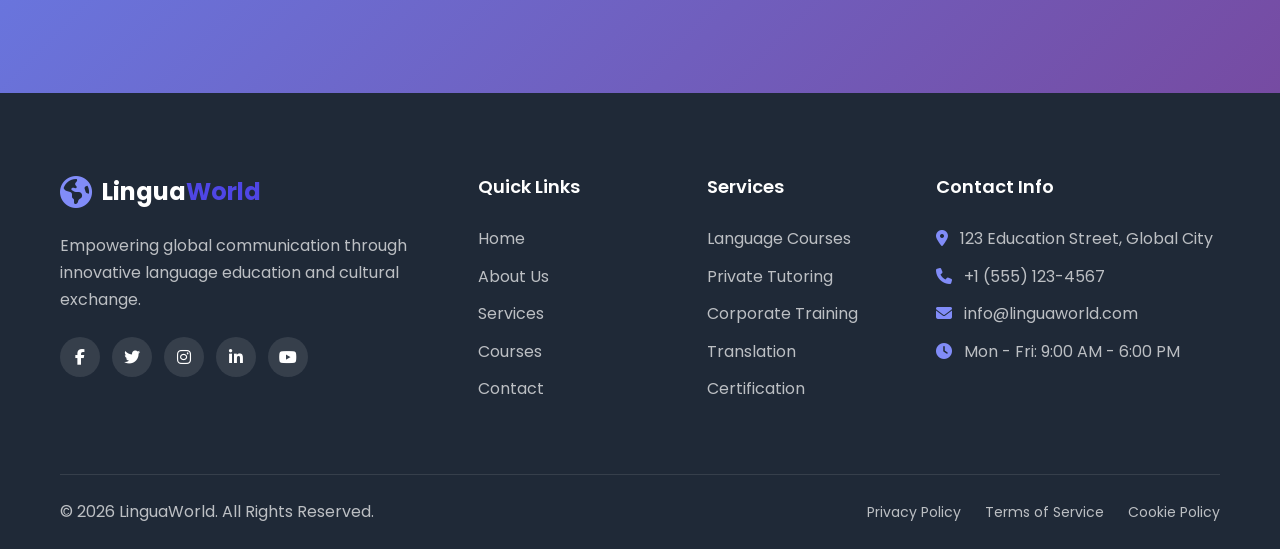
<file: swiko/courses.html>
<!DOCTYPE html>
<html lang="en">
<head>
    <meta charset="UTF-8">
    <meta name="viewport" content="width=device-width, initial-scale=1.0">
    <title>Courses - LinguaWorld</title>
    <link rel="stylesheet" href="style.css">
    <link rel="stylesheet" href="https://cdnjs.cloudflare.com/ajax/libs/font-awesome/6.4.0/css/all.min.css">
    <link href="https://fonts.googleapis.com/css2?family=Poppins:wght@300;400;500;600;700&family=Playfair+Display:wght@400;500;600;700&display=swap" rel="stylesheet">
</head>
<body>
    <!-- Navigation Bar -->
    <nav class="navbar">
        <div class="nav-container">
            <a href="index..html" class="logo">
                <i class="fas fa-globe-americas"></i>
                <span>Lingua<span class="highlight">World</span></span>
            </a>
            <ul class="nav-menu" id="navMenu">
                <li><a href="index..html" class="nav-link"><i class="fas fa-home"></i> Home</a></li>
                <li><a href="about.html" class="nav-link"><i class="fas fa-info-circle"></i> About</a></li>
                <li><a href="services.html" class="nav-link"><i class="fas fa-cogs"></i> Services</a></li>
                <li><a href="courses.html" class="nav-link active"><i class="fas fa-graduation-cap"></i> Courses</a></li>
                <li><a href="contact.html" class="nav-link"><i class="fas fa-envelope"></i> Contact</a></li>
            </ul>
            <div class="nav-actions">
                <button class="btn btn-outline">Sign In</button>
                <button class="btn btn-primary">Get Started</button>
            </div>
            <div class="hamburger" id="hamburger">
                <span class="bar"></span>
                <span class="bar"></span>
                <span class="bar"></span>
            </div>
        </div>
    </nav>

    <!-- Page Header -->
    <section class="page-header">
        <div class="container">
            <h1>Our Courses</h1>
            <p>Explore our wide range of language courses designed for every level</p>
            <div class="breadcrumb">
                <a href="index..html">Home</a>
                <span>/</span>
                <span>Courses</span>
            </div>
        </div>
    </section>

    <!-- Course Filter -->
    <section class="course-filter">
        <div class="container">
            <div class="filter-bar">
                <div class="filter-group">
                    <label>Language:</label>
                    <select class="filter-select">
                        <option value="">All Languages</option>
                        <option value="english">English</option>
                        <option value="spanish">Spanish</option>
                        <option value="french">French</option>
                        <option value="german">German</option>
                        <option value="chinese">Chinese</option>
                        <option value="japanese">Japanese</option>
                    </select>
                </div>
                <div class="filter-group">
                    <label>Level:</label>
                    <select class="filter-select">
                        <option value="">All Levels</option>
                        <option value="beginner">Beginner</option>
                        <option value="intermediate">Intermediate</option>
                        <option value="advanced">Advanced</option>
                    </select>
                </div>
                <div class="filter-group">
                    <label>Type:</label>
                    <select class="filter-select">
                        <option value="">All Types</option>
                        <option value="self-paced">Self-Paced</option>
                        <option value="live">Live Classes</option>
                        <option value="certification">Certification Prep</option>
                    </select>
                </div>
                <button class="btn btn-primary">
                    <i class="fas fa-search"></i> Filter
                </button>
            </div>
        </div>
    </section>

    <!-- Courses Grid -->
    <section class="courses-grid-section">
        <div class="container">
            <div class="courses-grid">
                <!-- Course Card 1 -->
                <div class="course-card">
                    <div class="course-image">
                        <div class="course-flag">🇺🇸</div>
                        <span class="course-badge beginner">Beginner</span>
                    </div>
                    <div class="course-content">
                        <h3>English for Beginners</h3>
                        <p>Start your English journey with fundamental grammar, vocabulary, and conversation skills.</p>
                        <div class="course-meta">
                            <span><i class="fas fa-clock"></i> 12 weeks</span>
                            <span><i class="fas fa-book"></i> 48 lessons</span>
                        </div>
                        <div class="course-footer">
                            <div class="course-price">
                                <span class="original">$199</span>
                                <span class="current">$149</span>
                            </div>
                            <a href="#" class="btn btn-primary btn-sm">Enroll Now</a>
                        </div>
                    </div>
                </div>

                <!-- Course Card 2 -->
                <div class="course-card">
                    <div class="course-image">
                        <div class="course-flag">🇪🇸</div>
                        <span class="course-badge intermediate">Intermediate</span>
                    </div>
                    <div class="course-content">
                        <h3>Spanish Conversation</h3>
                        <p>Improve your speaking skills with native speakers through interactive dialogue practice.</p>
                        <div class="course-meta">
                            <span><i class="fas fa-clock"></i> 8 weeks</span>
                            <span><i class="fas fa-book"></i> 32 lessons</span>
                        </div>
                        <div class="course-footer">
                            <div class="course-price">
                                <span class="original">$179</span>
                                <span class="current">$129</span>
                            </div>
                            <a href="#" class="btn btn-primary btn-sm">Enroll Now</a>
                        </div>
                    </div>
                </div>

                <!-- Course Card 3 -->
                <div class="course-card">
                    <div class="course-image">
                        <div class="course-flag">🇫🇷</div>
                        <span class="course-badge advanced">Advanced</span>
                    </div>
                    <div class="course-content">
                        <h3>French Business Language</h3>
                        <p>Master professional French for business meetings, emails, and presentations.</p>
                        <div class="course-meta">
                            <span><i class="fas fa-clock"></i> 10 weeks</span>
                            <span><i class="fas fa-book"></i> 40 lessons</span>
                        </div>
                        <div class="course-footer">
                            <div class="course-price">
                                <span class="original">$249</span>
                                <span class="current">$199</span>
                            </div>
                            <a href="#" class="btn btn-primary btn-sm">Enroll Now</a>
                        </div>
                    </div>
                </div>

                <!-- Course Card 4 -->
                <div class="course-card">
                    <div class="course-image">
                        <div class="course-flag">🇩🇪</div>
                        <span class="course-badge beginner">Beginner</span>
                    </div>
                    <div class="course-content">
                        <h3>German Fundamentals</h3>
                        <p>Build a strong foundation in German with essential grammar and everyday vocabulary.</p>
                        <div class="course-meta">
                            <span><i class="fas fa-clock"></i> 12 weeks</span>
                            <span><i class="fas fa-book"></i> 48 lessons</span>
                        </div>
                        <div class="course-footer">
                            <div class="course-price">
                                <span class="original">$189</span>
                                <span class="current">$149</span>
                            </div>
                            <a href="#" class="btn btn-primary btn-sm">Enroll Now</a>
                        </div>
                    </div>
                </div>

                <!-- Course Card 5 -->
                <div class="course-card">
                    <div class="course-image">
                        <div class="course-flag">🇨🇳</div>
                        <span class="course-badge intermediate">Intermediate</span>
                    </div>
                    <div class="course-content">
                        <h3>Mandarin Chinese</h3>
                        <p>Expand your Chinese skills with advanced characters, tones, and cultural insights.</p>
                        <div class="course-meta">
                            <span><i class="fas fa-clock"></i> 16 weeks</span>
                            <span><i class="fas fa-book"></i> 64 lessons</span>
                        </div>
                        <div class="course-footer">
                            <div class="course-price">
                                <span class="original">$299</span>
                                <span class="current">$249</span>
                            </div>
                            <a href="#" class="btn btn-primary btn-sm">Enroll Now</a>
                        </div>
                    </div>
                </div>

                <!-- Course Card 6 -->
                <div class="course-card">
                    <div class="course-image">
                        <div class="course-flag">🇯🇵</div>
                        <span class="course-badge beginner">Beginner</span>
                    </div>
                    <div class="course-content">
                        <h3>Japanese for Beginners</h3>
                        <p>Learn Hiragana, Katakana, and basic Kanji while building conversational skills.</p>
                        <div class="course-meta">
                            <span><i class="fas fa-clock"></i> 14 weeks</span>
                            <span><i class="fas fa-book"></i> 56 lessons</span>
                        </div>
                        <div class="course-footer">
                            <div class="course-price">
                                <span class="original">$229</span>
                                <span class="current">$179</span>
                            </div>
                            <a href="#" class="btn btn-primary btn-sm">Enroll Now</a>
                        </div>
                    </div>
                </div>

                <!-- Course Card 7 - IELTS -->
                <div class="course-card">
                    <div class="course-image">
                        <div class="course-flag">📝</div>
                        <span class="course-badge certification">Certification</span>
                    </div>
                    <div class="course-content">
                        <h3>IELTS Preparation</h3>
                        <p>Comprehensive preparation for all IELTS sections with practice tests and strategies.</p>
                        <div class="course-meta">
                            <span><i class="fas fa-clock"></i> 8 weeks</span>
                            <span><i class="fas fa-book"></i> 40 lessons</span>
                        </div>
                        <div class="course-footer">
                            <div class="course-price">
                                <span class="original">$349</span>
                                <span class="current">$279</span>
                            </div>
                            <a href="#" class="btn btn-primary btn-sm">Enroll Now</a>
                        </div>
                    </div>
                </div>

                <!-- Course Card 8 - TOEFL -->
                <div class="course-card">
                    <div class="course-image">
                        <div class="course-flag">📝</div>
                        <span class="course-badge certification">Certification</span>
                    </div>
                    <div class="course-content">
                        <h3>TOEFL Mastery</h3>
                        <p>Expert-led TOEFL preparation with full-length practice tests and score boosting tips.</p>
                        <div class="course-meta">
                            <span><i class="fas fa-clock"></i> 10 weeks</span>
                            <span><i class="fas fa-book"></i> 50 lessons</span>
                        </div>
                        <div class="course-footer">
                            <div class="course-price">
                                <span class="original">$379</span>
                                <span class="current">$299</span>
                            </div>
                            <a href="#" class="btn btn-primary btn-sm">Enroll Now</a>
                        </div>
                    </div>
                </div>

                <!-- Course Card 9 -->
                <div class="course-card">
                    <div class="course-image">
                        <div class="course-flag">🇮🇹</div>
                        <span class="course-badge beginner">Beginner</span>
                    </div>
                    <div class="course-content">
                        <h3>Italian Language & Culture</h3>
                        <p>Discover the beauty of Italian through language, cuisine, art, and traditions.</p>
                        <div class="course-meta">
                            <span><i class="fas fa-clock"></i> 10 weeks</span>
                            <span><i class="fas fa-book"></i> 40 lessons</span>
                        </div>
                        <div class="course-footer">
                            <div class="course-price">
                                <span class="original">$199</span>
                                <span class="current">$159</span>
                            </div>
                            <a href="#" class="btn btn-primary btn-sm">Enroll Now</a>
                        </div>
                    </div>
                </div>
            </div>

            <!-- Pagination -->
            <div class="pagination">
                <a href="#" class="page-link active">1</a>
                <a href="#" class="page-link">2</a>
                <a href="#" class="page-link">3</a>
                <a href="#" class="page-link"><i class="fas fa-chevron-right"></i></a>
            </div>
        </div>
    </section>

    <!-- Learning Path Section -->
    <section class="learning-path">
        <div class="container">
            <div class="section-header">
                <span class="section-badge">Learning Paths</span>
                <h2 class="section-title">Structured Learning Journey</h2>
                <p class="section-subtitle">Follow our recommended paths to achieve fluency faster</p>
            </div>
            <div class="path-grid">
                <div class="path-card">
                    <div class="path-icon">
                        <i class="fas fa-briefcase"></i>
                    </div>
                    <h3>Business Professional</h3>
                    <p>Master business communication in your target language</p>
                    <span class="path-duration">6-12 months</span>
                </div>
                <div class="path-card">
                    <div class="path-icon">
                        <i class="fas fa-plane"></i>
                    </div>
                    <h3>Travel & Tourism</h3>
                    <p>Learn essential phrases for confident travel experiences</p>
                    <span class="path-duration">3-6 months</span>
                </div>
                <div class="path-card">
                    <div class="path-icon">
                        <i class="fas fa-university"></i>
                    </div>
                    <h3>Academic Excellence</h3>
                    <p>Prepare for academic success in a foreign language</p>
                    <span class="path-duration">12+ months</span>
                </div>
                <div class="path-card">
                    <div class="path-icon">
                        <i class="fas fa-comments"></i>
                    </div>
                    <h3>Conversational Fluency</h3>
                    <p>Focus on speaking naturally with native speakers</p>
                    <span class="path-duration">6-9 months</span>
                </div>
            </div>
        </div>
    </section>

    <!-- CTA Section -->
    <section class="cta-section">
        <div class="container">
            <div class="cta-content">
                <h2>Can't Find What You're Looking For?</h2>
                <p>Contact us for custom courses tailored to your specific needs</p>
                <div class="cta-buttons">
                    <a href="contact.html" class="btn btn-white btn-lg">Contact Us</a>
                    <a href="services.html" class="btn btn-outline-white btn-lg">View Services</a>
                </div>
            </div>
        </div>
    </section>

    <!-- Footer -->
    <footer class="footer">
        <div class="container">
            <div class="footer-grid">
                <div class="footer-brand">
                    <a href="index..html" class="logo">
                        <i class="fas fa-globe-americas"></i>
                        <span>Lingua<span class="highlight">World</span></span>
                    </a>
                    <p>Empowering global communication through innovative language education and cultural exchange.</p>
                    <div class="social-links">
                        <a href="#"><i class="fab fa-facebook-f"></i></a>
                        <a href="#"><i class="fab fa-twitter"></i></a>
                        <a href="#"><i class="fab fa-instagram"></i></a>
                        <a href="#"><i class="fab fa-linkedin-in"></i></a>
                        <a href="#"><i class="fab fa-youtube"></i></a>
                    </div>
                </div>
                <div class="footer-links">
                    <h4>Quick Links</h4>
                    <ul>
                        <li><a href="index..html">Home</a></li>
                        <li><a href="about.html">About Us</a></li>
                        <li><a href="services.html">Services</a></li>
                        <li><a href="courses.html">Courses</a></li>
                        <li><a href="contact.html">Contact</a></li>
                    </ul>
                </div>
                <div class="footer-links">
                    <h4>Services</h4>
                    <ul>
                        <li><a href="services.html">Language Courses</a></li>
                        <li><a href="services.html">Private Tutoring</a></li>
                        <li><a href="services.html">Corporate Training</a></li>
                        <li><a href="services.html">Translation</a></li>
                        <li><a href="services.html">Certification</a></li>
                    </ul>
                </div>
                <div class="footer-contact">
                    <h4>Contact Info</h4>
                    <ul>
                        <li><i class="fas fa-map-marker-alt"></i> 123 Education Street, Global City</li>
                        <li><i class="fas fa-phone"></i> +1 (555) 123-4567</li>
                        <li><i class="fas fa-envelope"></i> info@linguaworld.com</li>
                        <li><i class="fas fa-clock"></i> Mon - Fri: 9:00 AM - 6:00 PM</li>
                    </ul>
                </div>
            </div>
            <div class="footer-bottom">
                <p>&copy; 2026 LinguaWorld. All Rights Reserved.</p>
                <div class="footer-bottom-links">
                    <a href="#">Privacy Policy</a>
                    <a href="#">Terms of Service</a>
                    <a href="#">Cookie Policy</a>
                </div>
            </div>
        </div>
    </footer>

    <script src="script.js"></script>
</body>
</html>
</file>
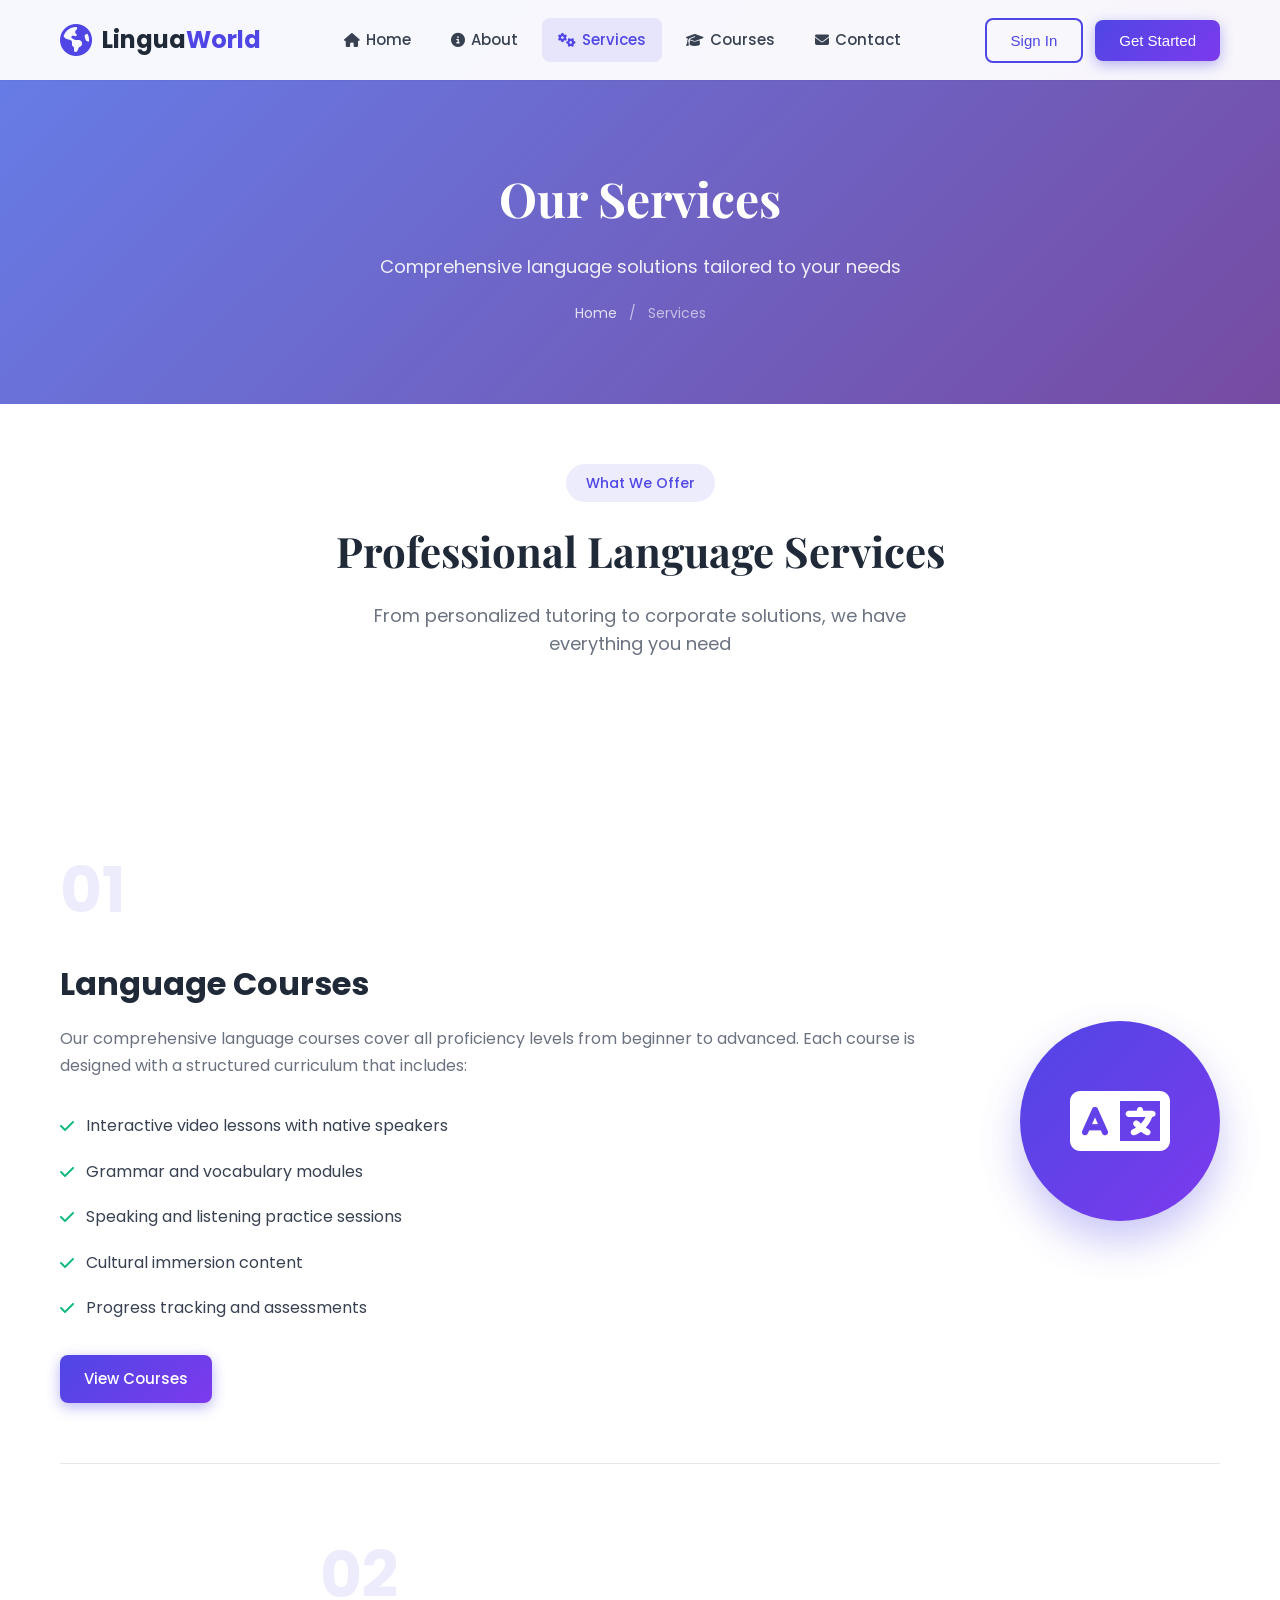
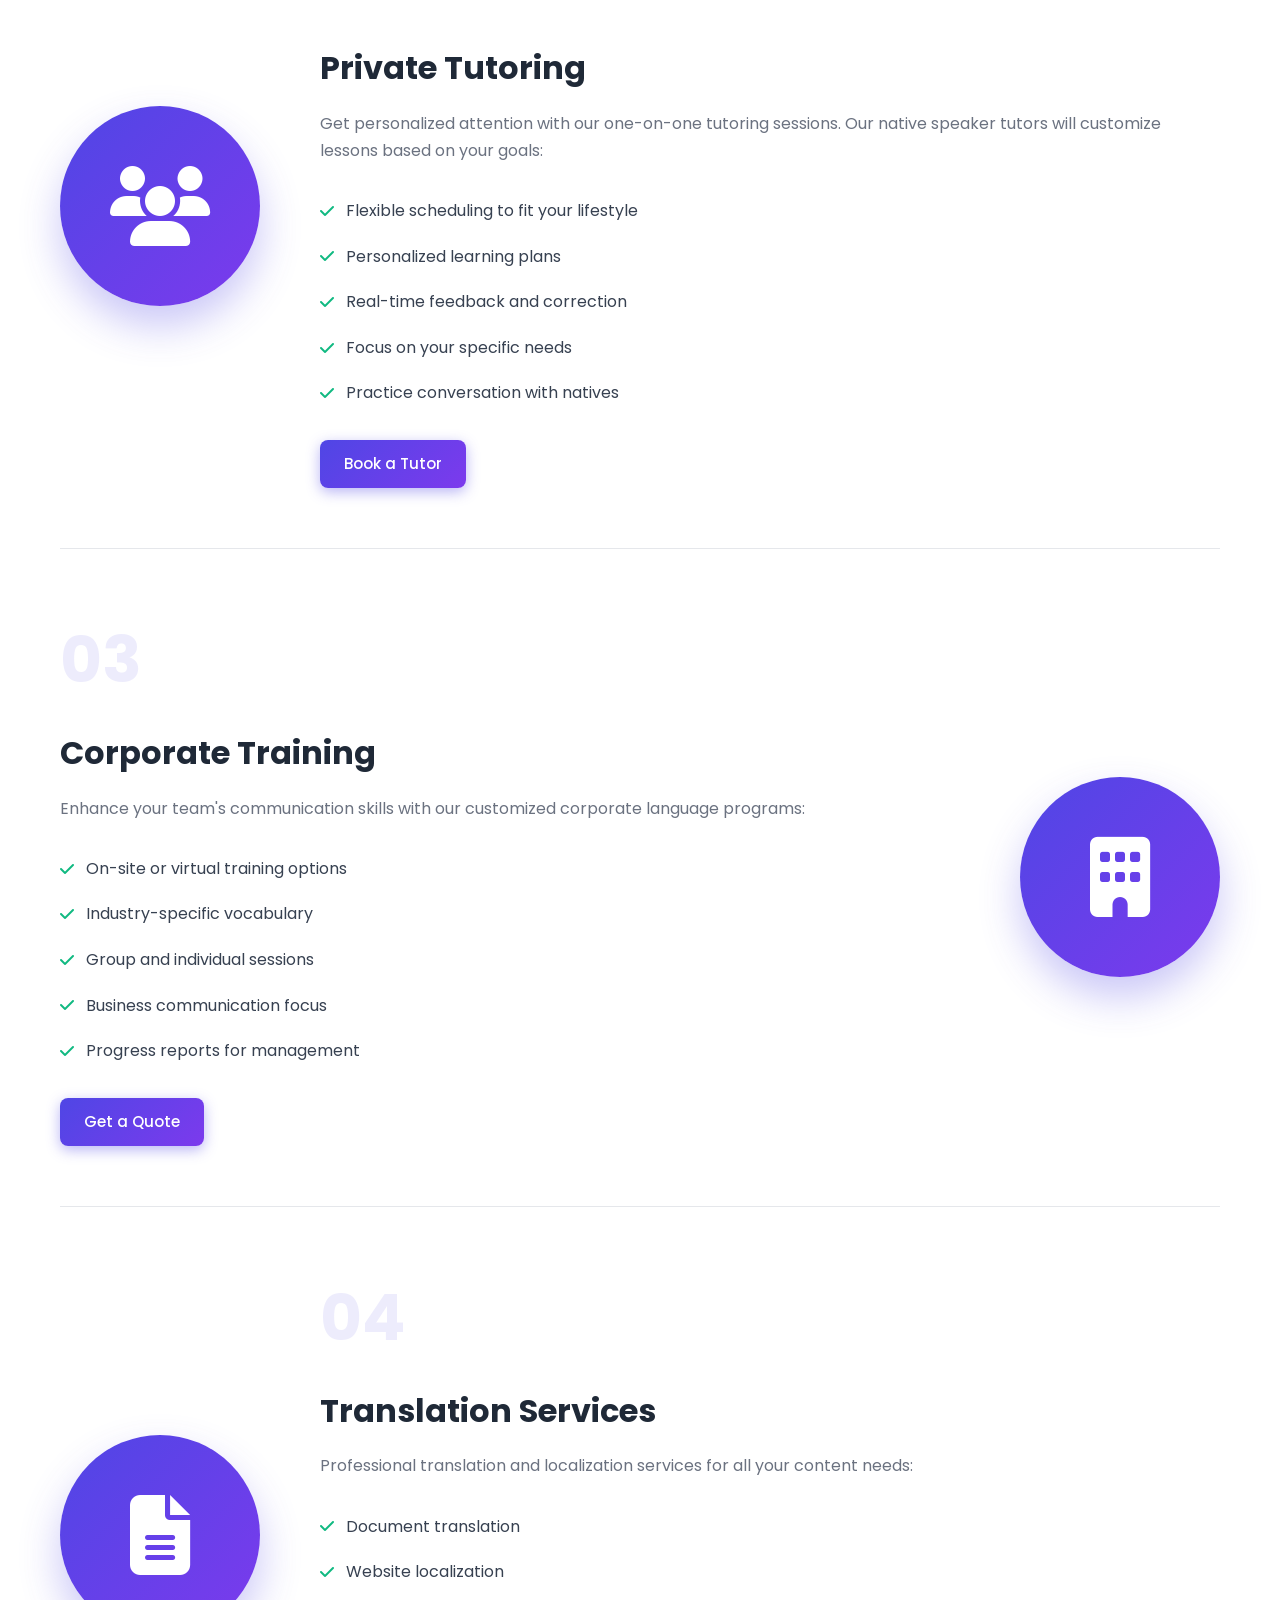
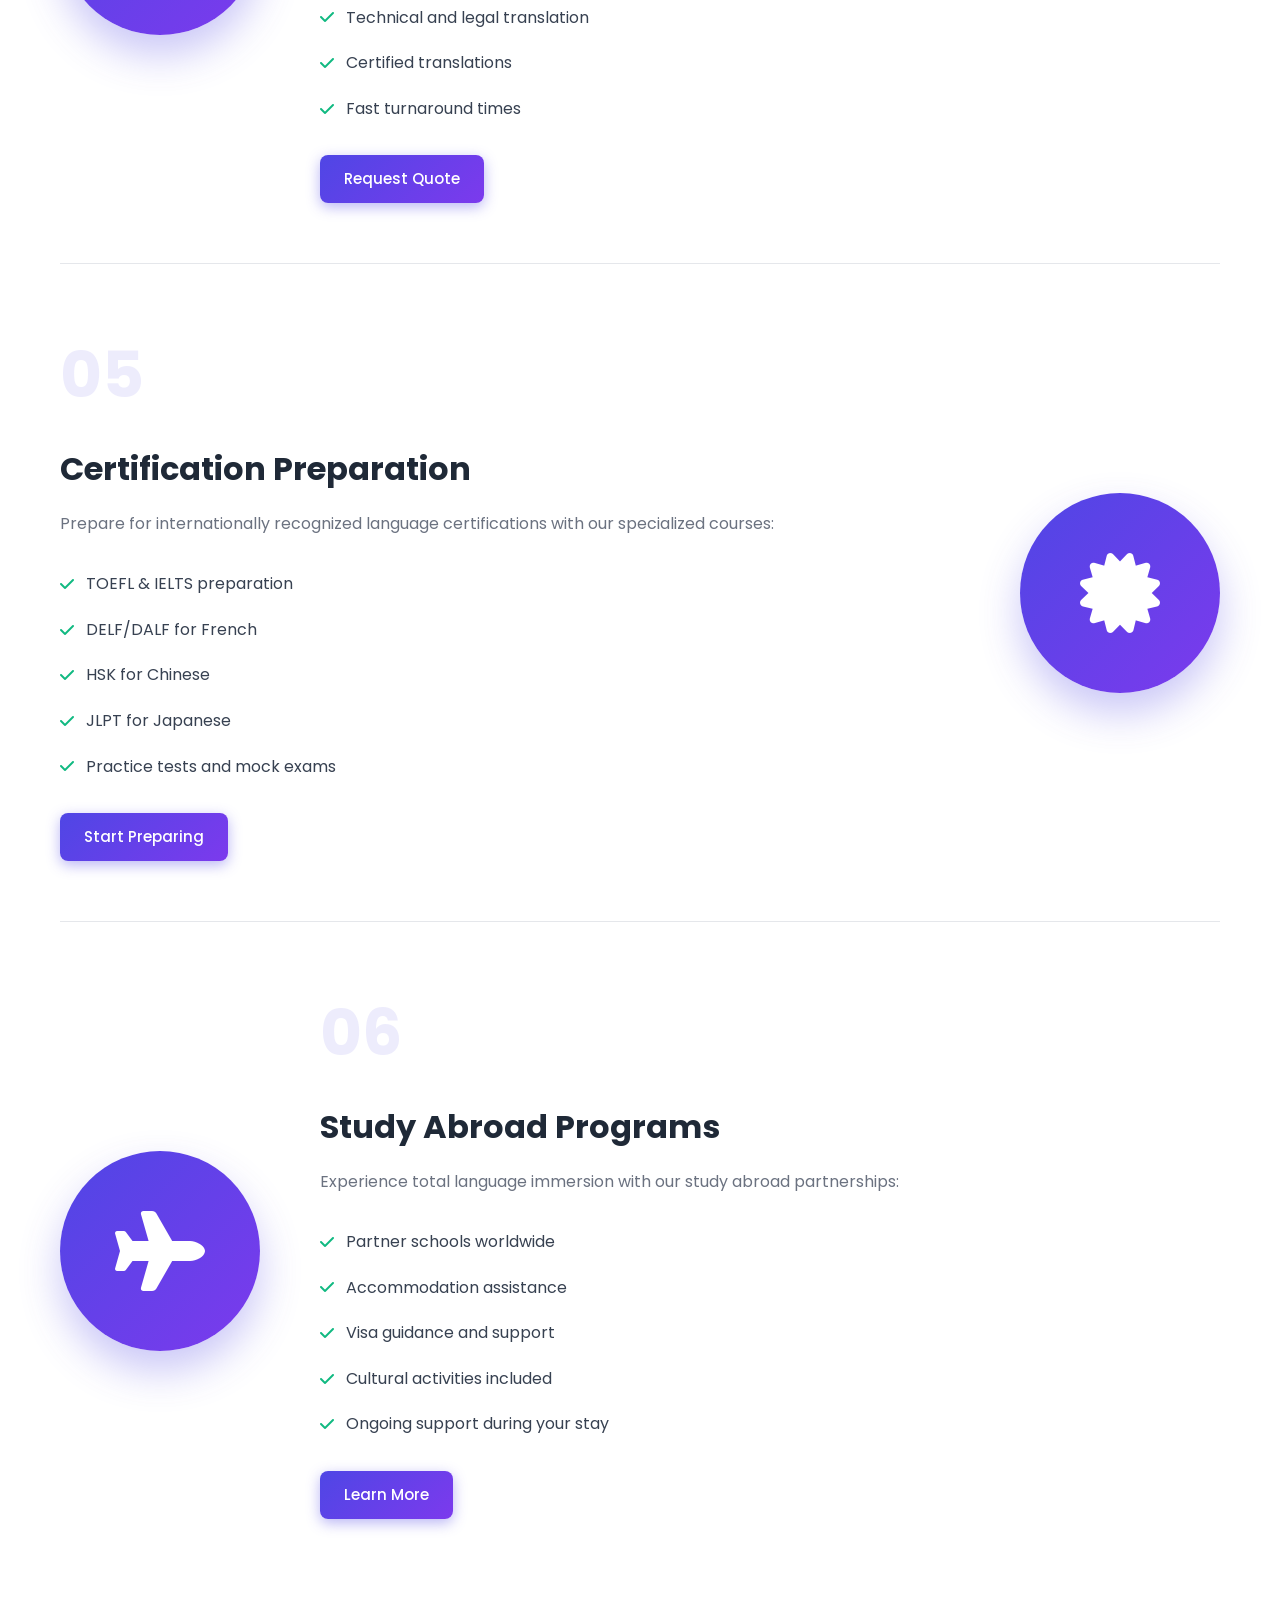
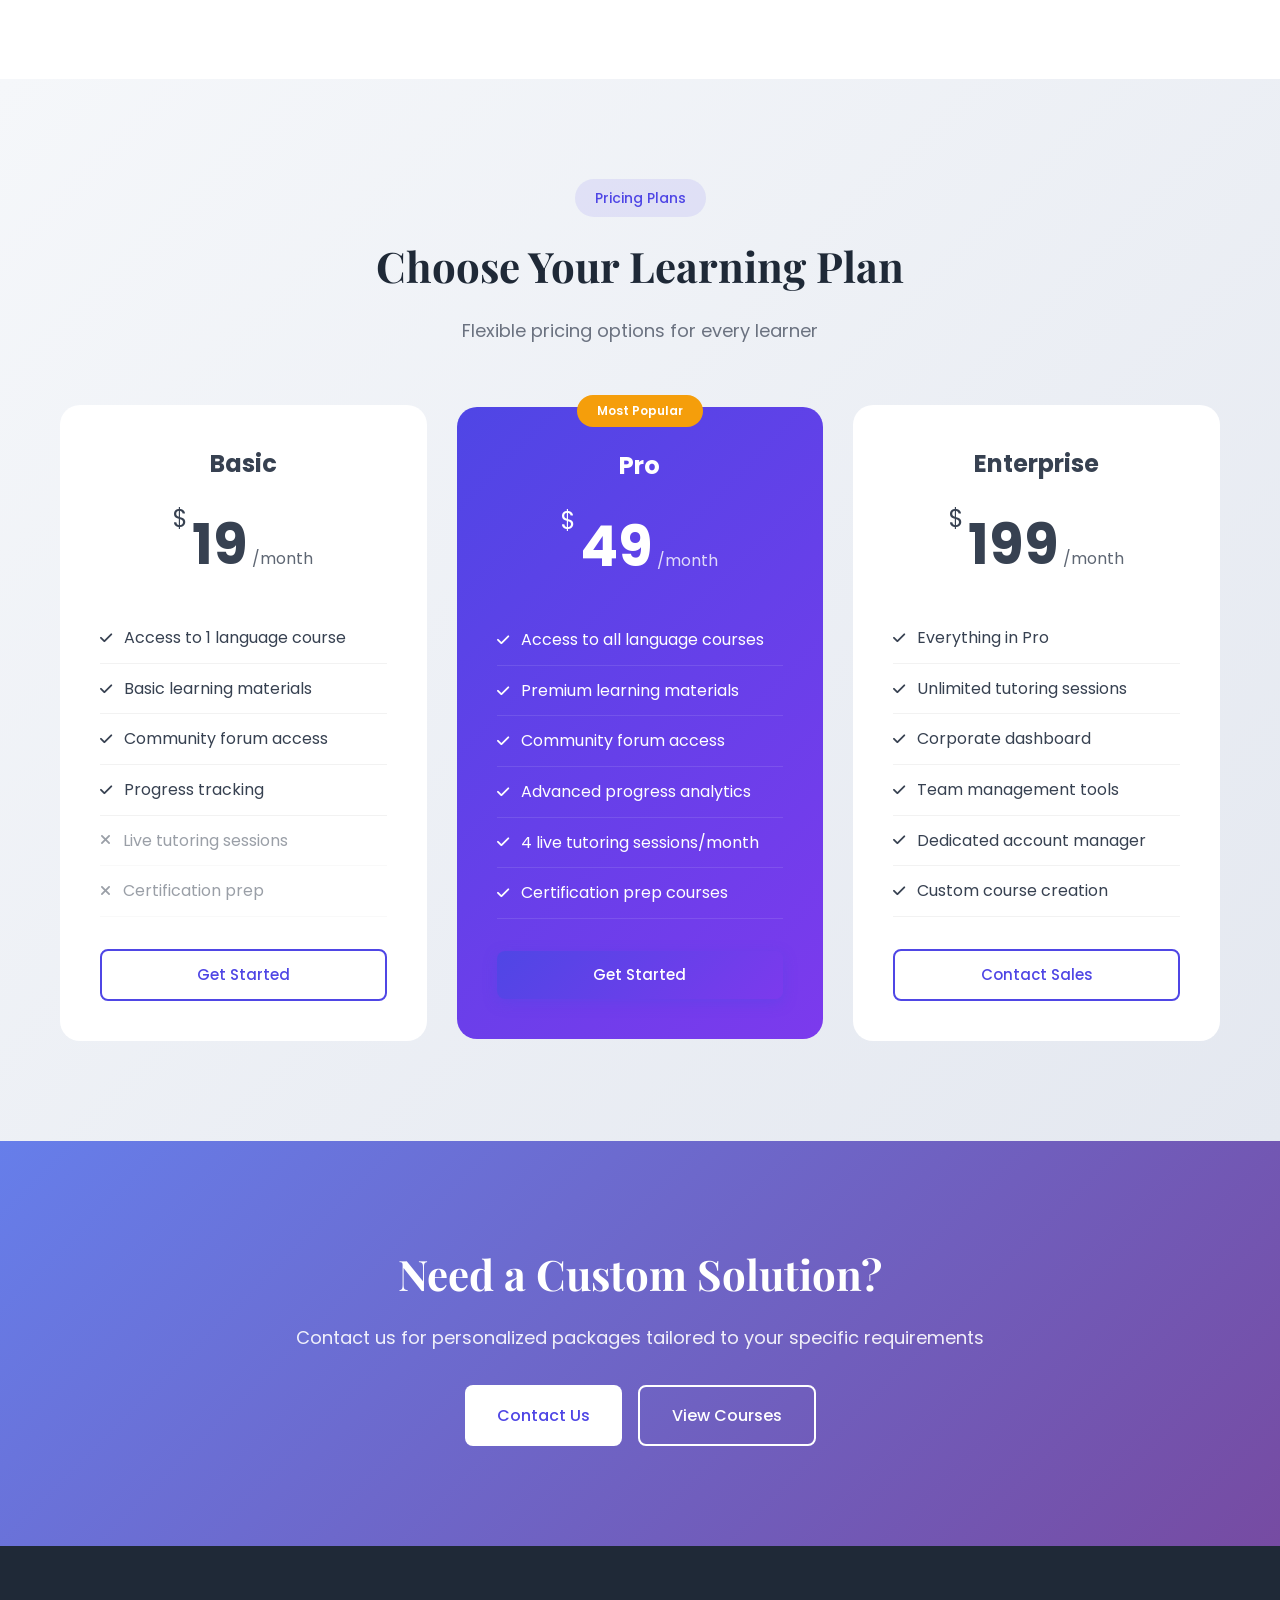
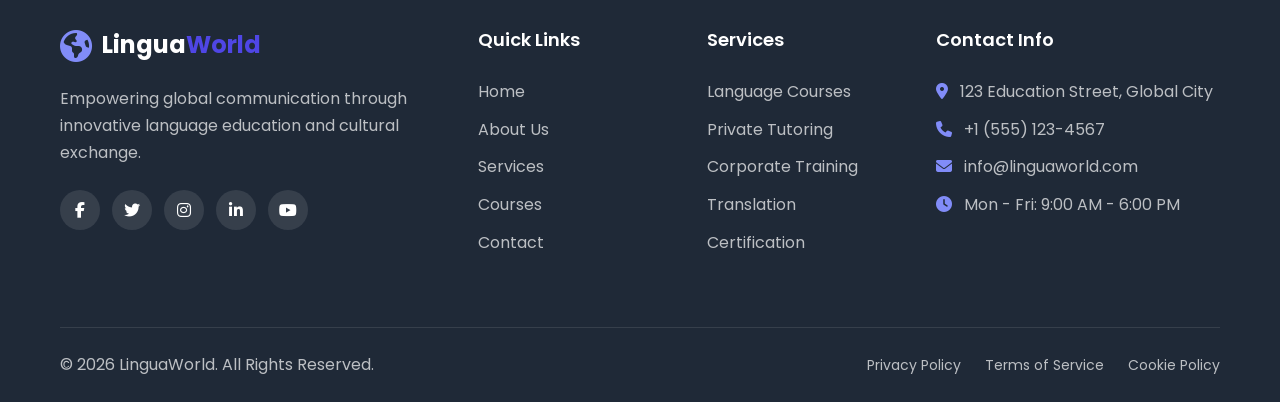
<file: swiko/services.html>
<!DOCTYPE html>
<html lang="en">
<head>
    <meta charset="UTF-8">
    <meta name="viewport" content="width=device-width, initial-scale=1.0">
    <title>Services - LinguaWorld</title>
    <link rel="stylesheet" href="style.css">
    <link rel="stylesheet" href="https://cdnjs.cloudflare.com/ajax/libs/font-awesome/6.4.0/css/all.min.css">
    <link href="https://fonts.googleapis.com/css2?family=Poppins:wght@300;400;500;600;700&family=Playfair+Display:wght@400;500;600;700&display=swap" rel="stylesheet">
</head>
<body>
    <!-- Navigation Bar -->
    <nav class="navbar">
        <div class="nav-container">
            <a href="index..html" class="logo">
                <i class="fas fa-globe-americas"></i>
                <span>Lingua<span class="highlight">World</span></span>
            </a>
            <ul class="nav-menu" id="navMenu">
                <li><a href="index..html" class="nav-link"><i class="fas fa-home"></i> Home</a></li>
                <li><a href="about.html" class="nav-link"><i class="fas fa-info-circle"></i> About</a></li>
                <li><a href="services.html" class="nav-link active"><i class="fas fa-cogs"></i> Services</a></li>
                <li><a href="courses.html" class="nav-link"><i class="fas fa-graduation-cap"></i> Courses</a></li>
                <li><a href="contact.html" class="nav-link"><i class="fas fa-envelope"></i> Contact</a></li>
            </ul>
            <div class="nav-actions">
                <button class="btn btn-outline">Sign In</button>
                <button class="btn btn-primary">Get Started</button>
            </div>
            <div class="hamburger" id="hamburger">
                <span class="bar"></span>
                <span class="bar"></span>
                <span class="bar"></span>
            </div>
        </div>
    </nav>

    <!-- Page Header -->
    <section class="page-header">
        <div class="container">
            <h1>Our Services</h1>
            <p>Comprehensive language solutions tailored to your needs</p>
            <div class="breadcrumb">
                <a href="index..html">Home</a>
                <span>/</span>
                <span>Services</span>
            </div>
        </div>
    </section>

    <!-- Services Overview -->
    <section class="services-overview">
        <div class="container">
            <div class="section-header">
                <span class="section-badge">What We Offer</span>
                <h2 class="section-title">Professional Language Services</h2>
                <p class="section-subtitle">From personalized tutoring to corporate solutions, we have everything you need</p>
            </div>
        </div>
    </section>

    <!-- Detailed Services -->
    <section class="detailed-services">
        <div class="container">
            <!-- Service 1 -->
            <div class="service-detail">
                <div class="service-detail-content">
                    <div class="service-number">01</div>
                    <h3>Language Courses</h3>
                    <p>Our comprehensive language courses cover all proficiency levels from beginner to advanced. Each course is designed with a structured curriculum that includes:</p>
                    <ul class="service-features">
                        <li><i class="fas fa-check"></i> Interactive video lessons with native speakers</li>
                        <li><i class="fas fa-check"></i> Grammar and vocabulary modules</li>
                        <li><i class="fas fa-check"></i> Speaking and listening practice sessions</li>
                        <li><i class="fas fa-check"></i> Cultural immersion content</li>
                        <li><i class="fas fa-check"></i> Progress tracking and assessments</li>
                    </ul>
                    <a href="courses.html" class="btn btn-primary">View Courses</a>
                </div>
                <div class="service-detail-icon">
                    <i class="fas fa-language"></i>
                </div>
            </div>

            <!-- Service 2 -->
            <div class="service-detail reverse">
                <div class="service-detail-content">
                    <div class="service-number">02</div>
                    <h3>Private Tutoring</h3>
                    <p>Get personalized attention with our one-on-one tutoring sessions. Our native speaker tutors will customize lessons based on your goals:</p>
                    <ul class="service-features">
                        <li><i class="fas fa-check"></i> Flexible scheduling to fit your lifestyle</li>
                        <li><i class="fas fa-check"></i> Personalized learning plans</li>
                        <li><i class="fas fa-check"></i> Real-time feedback and correction</li>
                        <li><i class="fas fa-check"></i> Focus on your specific needs</li>
                        <li><i class="fas fa-check"></i> Practice conversation with natives</li>
                    </ul>
                    <a href="contact.html" class="btn btn-primary">Book a Tutor</a>
                </div>
                <div class="service-detail-icon">
                    <i class="fas fa-users"></i>
                </div>
            </div>

            <!-- Service 3 -->
            <div class="service-detail">
                <div class="service-detail-content">
                    <div class="service-number">03</div>
                    <h3>Corporate Training</h3>
                    <p>Enhance your team's communication skills with our customized corporate language programs:</p>
                    <ul class="service-features">
                        <li><i class="fas fa-check"></i> On-site or virtual training options</li>
                        <li><i class="fas fa-check"></i> Industry-specific vocabulary</li>
                        <li><i class="fas fa-check"></i> Group and individual sessions</li>
                        <li><i class="fas fa-check"></i> Business communication focus</li>
                        <li><i class="fas fa-check"></i> Progress reports for management</li>
                    </ul>
                    <a href="contact.html" class="btn btn-primary">Get a Quote</a>
                </div>
                <div class="service-detail-icon">
                    <i class="fas fa-building"></i>
                </div>
            </div>

            <!-- Service 4 -->
            <div class="service-detail reverse">
                <div class="service-detail-content">
                    <div class="service-number">04</div>
                    <h3>Translation Services</h3>
                    <p>Professional translation and localization services for all your content needs:</p>
                    <ul class="service-features">
                        <li><i class="fas fa-check"></i> Document translation</li>
                        <li><i class="fas fa-check"></i> Website localization</li>
                        <li><i class="fas fa-check"></i> Technical and legal translation</li>
                        <li><i class="fas fa-check"></i> Certified translations</li>
                        <li><i class="fas fa-check"></i> Fast turnaround times</li>
                    </ul>
                    <a href="contact.html" class="btn btn-primary">Request Quote</a>
                </div>
                <div class="service-detail-icon">
                    <i class="fas fa-file-alt"></i>
                </div>
            </div>

            <!-- Service 5 -->
            <div class="service-detail">
                <div class="service-detail-content">
                    <div class="service-number">05</div>
                    <h3>Certification Preparation</h3>
                    <p>Prepare for internationally recognized language certifications with our specialized courses:</p>
                    <ul class="service-features">
                        <li><i class="fas fa-check"></i> TOEFL & IELTS preparation</li>
                        <li><i class="fas fa-check"></i> DELF/DALF for French</li>
                        <li><i class="fas fa-check"></i> HSK for Chinese</li>
                        <li><i class="fas fa-check"></i> JLPT for Japanese</li>
                        <li><i class="fas fa-check"></i> Practice tests and mock exams</li>
                    </ul>
                    <a href="courses.html" class="btn btn-primary">Start Preparing</a>
                </div>
                <div class="service-detail-icon">
                    <i class="fas fa-certificate"></i>
                </div>
            </div>

            <!-- Service 6 -->
            <div class="service-detail reverse">
                <div class="service-detail-content">
                    <div class="service-number">06</div>
                    <h3>Study Abroad Programs</h3>
                    <p>Experience total language immersion with our study abroad partnerships:</p>
                    <ul class="service-features">
                        <li><i class="fas fa-check"></i> Partner schools worldwide</li>
                        <li><i class="fas fa-check"></i> Accommodation assistance</li>
                        <li><i class="fas fa-check"></i> Visa guidance and support</li>
                        <li><i class="fas fa-check"></i> Cultural activities included</li>
                        <li><i class="fas fa-check"></i> Ongoing support during your stay</li>
                    </ul>
                    <a href="contact.html" class="btn btn-primary">Learn More</a>
                </div>
                <div class="service-detail-icon">
                    <i class="fas fa-plane"></i>
                </div>
            </div>
        </div>
    </section>

    <!-- Pricing Section -->
    <section class="pricing-section">
        <div class="container">
            <div class="section-header">
                <span class="section-badge">Pricing Plans</span>
                <h2 class="section-title">Choose Your Learning Plan</h2>
                <p class="section-subtitle">Flexible pricing options for every learner</p>
            </div>
            <div class="pricing-grid">
                <div class="pricing-card">
                    <div class="pricing-header">
                        <h3>Basic</h3>
                        <div class="price">
                            <span class="currency">$</span>
                            <span class="amount">19</span>
                            <span class="period">/month</span>
                        </div>
                    </div>
                    <ul class="pricing-features">
                        <li><i class="fas fa-check"></i> Access to 1 language course</li>
                        <li><i class="fas fa-check"></i> Basic learning materials</li>
                        <li><i class="fas fa-check"></i> Community forum access</li>
                        <li><i class="fas fa-check"></i> Progress tracking</li>
                        <li class="disabled"><i class="fas fa-times"></i> Live tutoring sessions</li>
                        <li class="disabled"><i class="fas fa-times"></i> Certification prep</li>
                    </ul>
                    <a href="contact.html" class="btn btn-outline btn-block">Get Started</a>
                </div>
                <div class="pricing-card featured">
                    <div class="popular-badge">Most Popular</div>
                    <div class="pricing-header">
                        <h3>Pro</h3>
                        <div class="price">
                            <span class="currency">$</span>
                            <span class="amount">49</span>
                            <span class="period">/month</span>
                        </div>
                    </div>
                    <ul class="pricing-features">
                        <li><i class="fas fa-check"></i> Access to all language courses</li>
                        <li><i class="fas fa-check"></i> Premium learning materials</li>
                        <li><i class="fas fa-check"></i> Community forum access</li>
                        <li><i class="fas fa-check"></i> Advanced progress analytics</li>
                        <li><i class="fas fa-check"></i> 4 live tutoring sessions/month</li>
                        <li><i class="fas fa-check"></i> Certification prep courses</li>
                    </ul>
                    <a href="contact.html" class="btn btn-primary btn-block">Get Started</a>
                </div>
                <div class="pricing-card">
                    <div class="pricing-header">
                        <h3>Enterprise</h3>
                        <div class="price">
                            <span class="currency">$</span>
                            <span class="amount">199</span>
                            <span class="period">/month</span>
                        </div>
                    </div>
                    <ul class="pricing-features">
                        <li><i class="fas fa-check"></i> Everything in Pro</li>
                        <li><i class="fas fa-check"></i> Unlimited tutoring sessions</li>
                        <li><i class="fas fa-check"></i> Corporate dashboard</li>
                        <li><i class="fas fa-check"></i> Team management tools</li>
                        <li><i class="fas fa-check"></i> Dedicated account manager</li>
                        <li><i class="fas fa-check"></i> Custom course creation</li>
                    </ul>
                    <a href="contact.html" class="btn btn-outline btn-block">Contact Sales</a>
                </div>
            </div>
        </div>
    </section>

    <!-- CTA Section -->
    <section class="cta-section">
        <div class="container">
            <div class="cta-content">
                <h2>Need a Custom Solution?</h2>
                <p>Contact us for personalized packages tailored to your specific requirements</p>
                <div class="cta-buttons">
                    <a href="contact.html" class="btn btn-white btn-lg">Contact Us</a>
                    <a href="courses.html" class="btn btn-outline-white btn-lg">View Courses</a>
                </div>
            </div>
        </div>
    </section>

    <!-- Footer -->
    <footer class="footer">
        <div class="container">
            <div class="footer-grid">
                <div class="footer-brand">
                    <a href="index..html" class="logo">
                        <i class="fas fa-globe-americas"></i>
                        <span>Lingua<span class="highlight">World</span></span>
                    </a>
                    <p>Empowering global communication through innovative language education and cultural exchange.</p>
                    <div class="social-links">
                        <a href="#"><i class="fab fa-facebook-f"></i></a>
                        <a href="#"><i class="fab fa-twitter"></i></a>
                        <a href="#"><i class="fab fa-instagram"></i></a>
                        <a href="#"><i class="fab fa-linkedin-in"></i></a>
                        <a href="#"><i class="fab fa-youtube"></i></a>
                    </div>
                </div>
                <div class="footer-links">
                    <h4>Quick Links</h4>
                    <ul>
                        <li><a href="index..html">Home</a></li>
                        <li><a href="about.html">About Us</a></li>
                        <li><a href="services.html">Services</a></li>
                        <li><a href="courses.html">Courses</a></li>
                        <li><a href="contact.html">Contact</a></li>
                    </ul>
                </div>
                <div class="footer-links">
                    <h4>Services</h4>
                    <ul>
                        <li><a href="services.html">Language Courses</a></li>
                        <li><a href="services.html">Private Tutoring</a></li>
                        <li><a href="services.html">Corporate Training</a></li>
                        <li><a href="services.html">Translation</a></li>
                        <li><a href="services.html">Certification</a></li>
                    </ul>
                </div>
                <div class="footer-contact">
                    <h4>Contact Info</h4>
                    <ul>
                        <li><i class="fas fa-map-marker-alt"></i> 123 Education Street, Global City</li>
                        <li><i class="fas fa-phone"></i> +1 (555) 123-4567</li>
                        <li><i class="fas fa-envelope"></i> info@linguaworld.com</li>
                        <li><i class="fas fa-clock"></i> Mon - Fri: 9:00 AM - 6:00 PM</li>
                    </ul>
                </div>
            </div>
            <div class="footer-bottom">
                <p>&copy; 2026 LinguaWorld. All Rights Reserved.</p>
                <div class="footer-bottom-links">
                    <a href="#">Privacy Policy</a>
                    <a href="#">Terms of Service</a>
                    <a href="#">Cookie Policy</a>
                </div>
            </div>
        </div>
    </footer>

    <script src="script.js"></script>
</body>
</html>
</file>
<file: swiko/style.css>
/* ===== CSS VARIABLES ===== */
:root {
    --primary-color: #4F46E5;
    --primary-dark: #4338CA;
    --primary-light: #818CF8;
    --secondary-color: #10B981;
    --accent-color: #F59E0B;
    --dark-color: #1F2937;
    --text-color: #374151;
    --text-light: #6B7280;
    --light-color: #F9FAFB;
    --white: #FFFFFF;
    --border-color: #E5E7EB;
    --gradient-primary: linear-gradient(135deg, #4F46E5 0%, #7C3AED 100%);
    --gradient-secondary: linear-gradient(135deg, #10B981 0%, #059669 100%);
    --gradient-hero: linear-gradient(135deg, #667eea 0%, #764ba2 100%);
    --shadow-sm: 0 1px 2px rgba(0, 0, 0, 0.05);
    --shadow-md: 0 4px 6px -1px rgba(0, 0, 0, 0.1);
    --shadow-lg: 0 10px 15px -3px rgba(0, 0, 0, 0.1);
    --shadow-xl: 0 20px 25px -5px rgba(0, 0, 0, 0.1);
    --transition: all 0.3s ease;
}

/* ===== RESET & BASE STYLES ===== */
* {
    margin: 0;
    padding: 0;
    box-sizing: border-box;
}

html {
    scroll-behavior: smooth;
}

body {
    font-family: 'Poppins', sans-serif;
    font-size: 16px;
    line-height: 1.6;
    color: var(--text-color);
    background-color: var(--white);
    overflow-x: hidden;
}

a {
    text-decoration: none;
    color: inherit;
    transition: var(--transition);
}

ul {
    list-style: none;
}

img {
    max-width: 100%;
    height: auto;
}

.container {
    max-width: 1200px;
    margin: 0 auto;
    padding: 0 20px;
}

/* ===== BUTTONS ===== */
.btn {
    display: inline-flex;
    align-items: center;
    justify-content: center;
    gap: 8px;
    padding: 12px 24px;
    font-size: 15px;
    font-weight: 500;
    border-radius: 8px;
    border: none;
    cursor: pointer;
    transition: var(--transition);
}

.btn-primary {
    background: var(--gradient-primary);
    color: var(--white);
    box-shadow: 0 4px 14px rgba(79, 70, 229, 0.4);
}

.btn-primary:hover {
    transform: translateY(-2px);
    box-shadow: 0 6px 20px rgba(79, 70, 229, 0.5);
}

.btn-outline {
    background: transparent;
    color: var(--primary-color);
    border: 2px solid var(--primary-color);
}

.btn-outline:hover {
    background: var(--primary-color);
    color: var(--white);
}

.btn-white {
    background: var(--white);
    color: var(--primary-color);
}

.btn-white:hover {
    background: var(--light-color);
    transform: translateY(-2px);
}

.btn-outline-white {
    background: transparent;
    color: var(--white);
    border: 2px solid var(--white);
}

.btn-outline-white:hover {
    background: var(--white);
    color: var(--primary-color);
}

.btn-lg {
    padding: 16px 32px;
    font-size: 16px;
}

/* ===== NAVIGATION ===== */
.navbar {
    position: fixed;
    top: 0;
    left: 0;
    right: 0;
    z-index: 1000;
    background: rgba(255, 255, 255, 0.95);
    backdrop-filter: blur(10px);
    box-shadow: var(--shadow-sm);
    transition: var(--transition);
}

.navbar.scrolled {
    background: var(--white);
    box-shadow: var(--shadow-md);
}

.nav-container {
    max-width: 1200px;
    margin: 0 auto;
    padding: 0 20px;
    display: flex;
    align-items: center;
    justify-content: space-between;
    height: 80px;
}

.logo {
    display: flex;
    align-items: center;
    gap: 10px;
    font-size: 24px;
    font-weight: 700;
    color: var(--dark-color);
}

.logo i {
    font-size: 32px;
    color: var(--primary-color);
    animation: spin 10s linear infinite;
}

@keyframes spin {
    from { transform: rotate(0deg); }
    to { transform: rotate(360deg); }
}

.logo .highlight {
    color: var(--primary-color);
}

.nav-menu {
    display: flex;
    align-items: center;
    gap: 8px;
}

.nav-link {
    display: flex;
    align-items: center;
    gap: 6px;
    padding: 10px 16px;
    font-size: 15px;
    font-weight: 500;
    color: var(--text-color);
    border-radius: 8px;
    transition: var(--transition);
}

.nav-link i {
    font-size: 14px;
}

.nav-link:hover,
.nav-link.active {
    color: var(--primary-color);
    background: rgba(79, 70, 229, 0.1);
}

.nav-actions {
    display: flex;
    align-items: center;
    gap: 12px;
}

.hamburger {
    display: none;
    flex-direction: column;
    gap: 5px;
    cursor: pointer;
}

.hamburger .bar {
    width: 25px;
    height: 3px;
    background: var(--dark-color);
    border-radius: 2px;
    transition: var(--transition);
}

/* ===== HERO SECTION ===== */
.hero {
    min-height: 100vh;
    display: flex;
    align-items: center;
    padding: 120px 20px 80px;
    background: linear-gradient(135deg, #f5f7fa 0%, #e4e8f0 100%);
    position: relative;
    overflow: hidden;
}

.hero-background {
    position: absolute;
    top: 0;
    left: 0;
    right: 0;
    bottom: 0;
    overflow: hidden;
}

.floating-elements {
    position: absolute;
    width: 100%;
    height: 100%;
}

.float-item {
    position: absolute;
    font-size: 40px;
    opacity: 0.3;
    animation: float 6s ease-in-out infinite;
}

.float-item:nth-child(1) { top: 10%; left: 10%; animation-delay: 0s; }
.float-item:nth-child(2) { top: 20%; right: 15%; animation-delay: 1s; }
.float-item:nth-child(3) { top: 60%; left: 5%; animation-delay: 2s; }
.float-item:nth-child(4) { bottom: 20%; right: 10%; animation-delay: 3s; }
.float-item:nth-child(5) { top: 40%; left: 50%; animation-delay: 4s; }
.float-item:nth-child(6) { bottom: 30%; left: 30%; animation-delay: 5s; }

@keyframes float {
    0%, 100% { transform: translateY(0) rotate(0deg); }
    50% { transform: translateY(-20px) rotate(10deg); }
}

.hero-content {
    flex: 1;
    max-width: 600px;
    z-index: 1;
    margin-left: 5%;
}

.hero-badge {
    display: inline-flex;
    align-items: center;
    gap: 8px;
    padding: 8px 16px;
    background: rgba(79, 70, 229, 0.1);
    border-radius: 50px;
    font-size: 14px;
    color: var(--primary-color);
    margin-bottom: 24px;
}

.hero-badge i {
    color: var(--accent-color);
}

.hero-title {
    font-family: 'Playfair Display', serif;
    font-size: 64px;
    font-weight: 700;
    line-height: 1.1;
    color: var(--dark-color);
    margin-bottom: 16px;
    background: var(--gradient-primary);
    -webkit-background-clip: text;
    -webkit-text-fill-color: transparent;
    background-clip: text;
}

.hero-subtitle {
    font-size: 24px;
    font-weight: 600;
    color: var(--text-color);
    margin-bottom: 16px;
}

.hero-description {
    font-size: 18px;
    color: var(--text-light);
    margin-bottom: 32px;
    line-height: 1.8;
}

.hero-buttons {
    display: flex;
    gap: 16px;
    margin-bottom: 48px;
}

.hero-stats {
    display: flex;
    gap: 40px;
}

.stat-item {
    text-align: center;
}

.stat-number {
    display: block;
    font-size: 32px;
    font-weight: 700;
    color: var(--primary-color);
}

.stat-label {
    font-size: 14px;
    color: var(--text-light);
}

.hero-image {
    flex: 1;
    display: flex;
    justify-content: center;
    align-items: center;
    z-index: 1;
}

.image-container {
    position: relative;
    width: 400px;
    height: 400px;
}

.globe-animation {
    position: absolute;
    top: 50%;
    left: 50%;
    transform: translate(-50%, -50%);
    width: 200px;
    height: 200px;
    background: var(--gradient-primary);
    border-radius: 50%;
    display: flex;
    align-items: center;
    justify-content: center;
    box-shadow: 0 0 60px rgba(79, 70, 229, 0.4);
}

.globe-animation i {
    font-size: 100px;
    color: var(--white);
    animation: pulse 2s ease-in-out infinite;
}

@keyframes pulse {
    0%, 100% { transform: scale(1); }
    50% { transform: scale(1.05); }
}

.orbit {
    position: absolute;
    border: 2px dashed rgba(79, 70, 229, 0.3);
    border-radius: 50%;
    animation: orbit 20s linear infinite;
}

.orbit-1 {
    width: 280px;
    height: 280px;
    top: 50%;
    left: 50%;
    transform: translate(-50%, -50%);
    animation-duration: 15s;
}

.orbit-2 {
    width: 340px;
    height: 340px;
    top: 50%;
    left: 50%;
    transform: translate(-50%, -50%);
    animation-duration: 20s;
    animation-direction: reverse;
}

.orbit-3 {
    width: 400px;
    height: 400px;
    top: 50%;
    left: 50%;
    transform: translate(-50%, -50%);
    animation-duration: 25s;
}

.orbit-4 {
    width: 460px;
    height: 460px;
    top: 50%;
    left: 50%;
    transform: translate(-50%, -50%);
    animation-duration: 30s;
    animation-direction: reverse;
}

@keyframes orbit {
    from { transform: translate(-50%, -50%) rotate(0deg); }
    to { transform: translate(-50%, -50%) rotate(360deg); }
}

.language-badge {
    position: absolute;
    top: 0;
    left: 50%;
    transform: translateX(-50%);
    background: var(--white);
    padding: 8px 16px;
    border-radius: 20px;
    font-weight: 600;
    font-size: 14px;
    color: var(--primary-color);
    box-shadow: var(--shadow-md);
}

/* ===== SECTION STYLES ===== */
section {
    padding: 100px 0;
}

.section-header {
    text-align: center;
    margin-bottom: 60px;
}

.section-badge {
    display: inline-block;
    padding: 8px 20px;
    background: rgba(79, 70, 229, 0.1);
    color: var(--primary-color);
    border-radius: 50px;
    font-size: 14px;
    font-weight: 500;
    margin-bottom: 16px;
}

.section-title {
    font-family: 'Playfair Display', serif;
    font-size: 42px;
    font-weight: 700;
    color: var(--dark-color);
    margin-bottom: 16px;
}

.section-subtitle {
    font-size: 18px;
    color: var(--text-light);
    max-width: 600px;
    margin: 0 auto;
}

/* ===== LANGUAGES SECTION ===== */
.languages-section {
    background: var(--white);
}

.languages-grid {
    display: grid;
    grid-template-columns: repeat(auto-fit, minmax(280px, 1fr));
    gap: 24px;
}

.language-card {
    background: var(--white);
    padding: 32px;
    border-radius: 16px;
    text-align: center;
    border: 1px solid var(--border-color);
    transition: var(--transition);
    cursor: pointer;
}

.language-card:hover {
    transform: translateY(-8px);
    box-shadow: var(--shadow-xl);
    border-color: var(--primary-color);
}

.language-flag {
    font-size: 64px;
    margin-bottom: 16px;
}

.language-card h3 {
    font-size: 22px;
    font-weight: 600;
    color: var(--dark-color);
    margin-bottom: 8px;
}

.language-card p {
    color: var(--text-light);
    margin-bottom: 16px;
}

.learners {
    display: inline-block;
    padding: 6px 16px;
    background: rgba(16, 185, 129, 0.1);
    color: var(--secondary-color);
    border-radius: 50px;
    font-size: 13px;
    font-weight: 500;
}

/* ===== TECHNOLOGY SECTION ===== */
.technology-section {
    padding: 120px 0;
    background: linear-gradient(135deg, #1a1a2e 0%, #16213e 50%, #0f3460 100%);
    position: relative;
    overflow: hidden;
}

.technology-section::before {
    content: '';
    position: absolute;
    top: 0;
    left: 0;
    right: 0;
    bottom: 0;
    background: url("data:image/svg+xml,%3Csvg width='60' height='60' viewBox='0 0 60 60' xmlns='http://www.w3.org/2000/svg'%3E%3Cg fill='none' fill-rule='evenodd'%3E%3Cg fill='%234F46E5' fill-opacity='0.05'%3E%3Cpath d='M36 34v-4h-2v4h-4v2h4v4h2v-4h4v-2h-4zm0-30V0h-2v4h-4v2h4v4h2V6h4V4h-4zM6 34v-4H4v4H0v2h4v4h2v-4h4v-2H6zM6 4V0H4v4H0v2h4v4h2V6h4V4H6z'/%3E%3C/g%3E%3C/g%3E%3C/svg%3E");
    opacity: 0.5;
}

.tech-content {
    display: grid;
    grid-template-columns: 1fr 1.2fr;
    gap: 80px;
    align-items: center;
    position: relative;
    z-index: 1;
}

.tech-visual {
    display: flex;
    justify-content: center;
    align-items: center;
}

.tech-circle {
    position: relative;
    width: 350px;
    height: 350px;
}

.tech-icon-main {
    position: absolute;
    top: 50%;
    left: 50%;
    transform: translate(-50%, -50%);
    width: 140px;
    height: 140px;
    background: var(--gradient-primary);
    border-radius: 50%;
    display: flex;
    align-items: center;
    justify-content: center;
    box-shadow: 0 0 60px rgba(79, 70, 229, 0.5), 0 0 100px rgba(79, 70, 229, 0.3);
    animation: techPulse 3s ease-in-out infinite;
}

.tech-icon-main i {
    font-size: 60px;
    color: var(--white);
}

@keyframes techPulse {
    0%, 100% { 
        transform: translate(-50%, -50%) scale(1);
        box-shadow: 0 0 60px rgba(79, 70, 229, 0.5), 0 0 100px rgba(79, 70, 229, 0.3);
    }
    50% { 
        transform: translate(-50%, -50%) scale(1.05);
        box-shadow: 0 0 80px rgba(79, 70, 229, 0.6), 0 0 120px rgba(79, 70, 229, 0.4);
    }
}

.tech-orbit {
    position: absolute;
    top: 0;
    left: 0;
    width: 100%;
    height: 100%;
    border: 2px dashed rgba(79, 70, 229, 0.3);
    border-radius: 50%;
    animation: techOrbit 20s linear infinite;
}

@keyframes techOrbit {
    from { transform: rotate(0deg); }
    to { transform: rotate(360deg); }
}

.tech-satellite {
    position: absolute;
    width: 60px;
    height: 60px;
    background: rgba(79, 70, 229, 0.2);
    border: 2px solid var(--primary-color);
    border-radius: 50%;
    display: flex;
    align-items: center;
    justify-content: center;
    animation: techOrbit 20s linear infinite reverse;
}

.tech-satellite i {
    font-size: 24px;
    color: var(--primary-light);
}

.tech-satellite:nth-child(1) { top: -30px; left: 50%; transform: translateX(-50%); }
.tech-satellite:nth-child(2) { top: 50%; right: -30px; transform: translateY(-50%); }
.tech-satellite:nth-child(3) { bottom: -30px; left: 50%; transform: translateX(-50%); }
.tech-satellite:nth-child(4) { top: 50%; left: -30px; transform: translateY(-50%); }

.tech-text {
    color: var(--white);
}

.tech-text .section-badge {
    background: rgba(79, 70, 229, 0.3);
    color: var(--primary-light);
    display: inline-flex;
    align-items: center;
    gap: 8px;
}

.tech-text .section-title {
    color: var(--white);
    margin-bottom: 24px;
}

.tech-description {
    font-size: 17px;
    line-height: 1.8;
    color: rgba(255, 255, 255, 0.8);
    margin-bottom: 20px;
}

.tech-benefits {
    display: grid;
    grid-template-columns: repeat(2, 1fr);
    gap: 24px;
    margin-top: 40px;
}

.tech-benefit {
    display: flex;
    gap: 16px;
    align-items: flex-start;
}

.benefit-icon {
    width: 50px;
    height: 50px;
    background: var(--gradient-primary);
    border-radius: 12px;
    display: flex;
    align-items: center;
    justify-content: center;
    flex-shrink: 0;
}

.benefit-icon i {
    font-size: 22px;
    color: var(--white);
}

.benefit-text h4 {
    font-size: 16px;
    font-weight: 600;
    margin-bottom: 4px;
    color: var(--white);
}

.benefit-text p {
    font-size: 14px;
    color: rgba(255, 255, 255, 0.7);
    line-height: 1.5;
}

/* ===== SERVICES SECTION ===== */
.services-section {
    background: linear-gradient(135deg, #f5f7fa 0%, #e4e8f0 100%);
}

.services-grid {
    display: grid;
    grid-template-columns: repeat(auto-fit, minmax(320px, 1fr));
    gap: 24px;
}

.service-card {
    background: var(--white);
    padding: 40px 32px;
    border-radius: 16px;
    transition: var(--transition);
    position: relative;
    overflow: hidden;
}

.service-card::before {
    content: '';
    position: absolute;
    top: 0;
    left: 0;
    width: 4px;
    height: 100%;
    background: var(--gradient-primary);
    transform: scaleY(0);
    transition: var(--transition);
}

.service-card:hover {
    transform: translateY(-8px);
    box-shadow: var(--shadow-xl);
}

.service-card:hover::before {
    transform: scaleY(1);
}

.service-icon {
    width: 70px;
    height: 70px;
    background: var(--gradient-primary);
    border-radius: 16px;
    display: flex;
    align-items: center;
    justify-content: center;
    margin-bottom: 24px;
}

.service-icon i {
    font-size: 28px;
    color: var(--white);
}

.service-card h3 {
    font-size: 22px;
    font-weight: 600;
    color: var(--dark-color);
    margin-bottom: 12px;
}

.service-card p {
    color: var(--text-light);
    margin-bottom: 20px;
    line-height: 1.7;
}

.service-link {
    display: inline-flex;
    align-items: center;
    gap: 8px;
    color: var(--primary-color);
    font-weight: 500;
}

.service-link:hover {
    gap: 12px;
}

/* ===== FEATURES SECTION ===== */
.features-section {
    background: var(--white);
}

.features-content {
    display: grid;
    grid-template-columns: 1fr 1fr;
    gap: 80px;
    align-items: center;
}

.features-text .section-badge {
    margin-bottom: 16px;
}

.features-text .section-title {
    text-align: left;
    margin-bottom: 20px;
}

.section-description {
    font-size: 16px;
    color: var(--text-light);
    margin-bottom: 32px;
    line-height: 1.8;
}

.features-list {
    margin-bottom: 32px;
}

.features-list li {
    display: flex;
    align-items: center;
    gap: 12px;
    padding: 12px 0;
    font-size: 16px;
    color: var(--text-color);
}

.features-list li i {
    color: var(--secondary-color);
    font-size: 20px;
}

.features-image {
    position: relative;
    height: 400px;
}

.feature-cards {
    position: relative;
    width: 100%;
    height: 100%;
}

.feature-card {
    position: absolute;
    background: var(--white);
    padding: 20px 28px;
    border-radius: 12px;
    box-shadow: var(--shadow-lg);
    display: flex;
    align-items: center;
    gap: 12px;
    font-weight: 500;
    animation: bounce 3s ease-in-out infinite;
}

.feature-card i {
    font-size: 24px;
    color: var(--primary-color);
}

.card-1 { top: 10%; left: 10%; animation-delay: 0s; }
.card-2 { top: 30%; right: 0; animation-delay: 0.5s; }
.card-3 { bottom: 30%; left: 5%; animation-delay: 1s; }
.card-4 { bottom: 10%; right: 10%; animation-delay: 1.5s; }

@keyframes bounce {
    0%, 100% { transform: translateY(0); }
    50% { transform: translateY(-10px); }
}

/* ===== TESTIMONIALS SECTION ===== */
.testimonials-section {
    background: linear-gradient(135deg, #f5f7fa 0%, #e4e8f0 100%);
}

.testimonials-grid {
    display: grid;
    grid-template-columns: repeat(auto-fit, minmax(320px, 1fr));
    gap: 24px;
}

.testimonial-card {
    background: var(--white);
    padding: 32px;
    border-radius: 16px;
    box-shadow: var(--shadow-sm);
    transition: var(--transition);
}

.testimonial-card:hover {
    transform: translateY(-5px);
    box-shadow: var(--shadow-lg);
}

.testimonial-header {
    display: flex;
    align-items: center;
    gap: 16px;
    margin-bottom: 20px;
}

.avatar {
    width: 56px;
    height: 56px;
    background: var(--gradient-primary);
    border-radius: 50%;
    display: flex;
    align-items: center;
    justify-content: center;
    color: var(--white);
    font-weight: 600;
    font-size: 18px;
}

.testimonial-header .info h4 {
    font-size: 18px;
    font-weight: 600;
    color: var(--dark-color);
}

.testimonial-header .info span {
    font-size: 14px;
    color: var(--text-light);
}

.testimonial-card p {
    color: var(--text-color);
    font-style: italic;
    margin-bottom: 20px;
    line-height: 1.7;
}

.rating {
    color: var(--accent-color);
}

.rating i {
    margin-right: 2px;
}

/* ===== CTA SECTION ===== */
.cta-section {
    background: var(--gradient-hero);
    color: var(--white);
    text-align: center;
}

.cta-content h2 {
    font-family: 'Playfair Display', serif;
    font-size: 42px;
    font-weight: 700;
    margin-bottom: 16px;
}

.cta-content p {
    font-size: 18px;
    opacity: 0.9;
    margin-bottom: 32px;
}

.cta-buttons {
    display: flex;
    justify-content: center;
    gap: 16px;
}

/* ===== FOOTER ===== */
.footer {
    background: var(--dark-color);
    color: var(--white);
    padding: 80px 0 0;
}

.footer-grid {
    display: grid;
    grid-template-columns: 2fr 1fr 1fr 1.5fr;
    gap: 40px;
    margin-bottom: 60px;
}

.footer-brand .logo {
    color: var(--white);
    margin-bottom: 20px;
}

.footer-brand .logo i {
    color: var(--primary-light);
}

.footer-brand p {
    color: rgba(255, 255, 255, 0.7);
    margin-bottom: 24px;
    line-height: 1.7;
}

.social-links {
    display: flex;
    gap: 12px;
}

.social-links a {
    width: 40px;
    height: 40px;
    background: rgba(255, 255, 255, 0.1);
    border-radius: 50%;
    display: flex;
    align-items: center;
    justify-content: center;
    transition: var(--transition);
}

.social-links a:hover {
    background: var(--primary-color);
    transform: translateY(-3px);
}

.footer-links h4,
.footer-contact h4 {
    font-size: 18px;
    font-weight: 600;
    margin-bottom: 24px;
    color: var(--white);
}

.footer-links ul li,
.footer-contact ul li {
    margin-bottom: 12px;
}

.footer-links ul li a {
    color: rgba(255, 255, 255, 0.7);
    transition: var(--transition);
}

.footer-links ul li a:hover {
    color: var(--white);
    padding-left: 5px;
}

.footer-contact ul li {
    display: flex;
    align-items: flex-start;
    gap: 12px;
    color: rgba(255, 255, 255, 0.7);
}

.footer-contact ul li i {
    color: var(--primary-light);
    margin-top: 4px;
}

.footer-bottom {
    border-top: 1px solid rgba(255, 255, 255, 0.1);
    padding: 24px 0;
    display: flex;
    justify-content: space-between;
    align-items: center;
}

.footer-bottom p {
    color: rgba(255, 255, 255, 0.7);
}

.footer-bottom-links {
    display: flex;
    gap: 24px;
}

.footer-bottom-links a {
    color: rgba(255, 255, 255, 0.7);
    font-size: 14px;
}

.footer-bottom-links a:hover {
    color: var(--white);
}

/* ===== RESPONSIVE DESIGN ===== */
@media (max-width: 1024px) {
    .hero-title {
        font-size: 48px;
    }
    
    .features-content {
        grid-template-columns: 1fr;
        gap: 60px;
    }
    
    .features-image {
        order: -1;
        height: 300px;
    }
    
    .tech-content {
        grid-template-columns: 1fr;
        gap: 60px;
        text-align: center;
    }
    
    .tech-visual {
        order: -1;
    }
    
    .tech-circle {
        width: 280px;
        height: 280px;
    }
    
    .tech-icon-main {
        width: 100px;
        height: 100px;
    }
    
    .tech-icon-main i {
        font-size: 40px;
    }
    
    .tech-satellite {
        width: 45px;
        height: 45px;
    }
    
    .tech-satellite i {
        font-size: 18px;
    }
    
    .tech-satellite:nth-child(1) { top: -22px; }
    .tech-satellite:nth-child(2) { right: -22px; }
    .tech-satellite:nth-child(3) { bottom: -22px; }
    .tech-satellite:nth-child(4) { left: -22px; }
    
    .tech-benefits {
        justify-content: center;
    }
    
    .tech-benefit {
        text-align: left;
    }
    
    .footer-grid {
        grid-template-columns: 1fr 1fr;
    }
}

@media (max-width: 768px) {
    .nav-menu,
    .nav-actions {
        display: none;
    }
    
    .hamburger {
        display: flex;
    }
    
    .nav-menu.active {
        display: flex;
        flex-direction: column;
        position: absolute;
        top: 80px;
        left: 0;
        right: 0;
        background: var(--white);
        padding: 20px;
        box-shadow: var(--shadow-lg);
    }
    
    .hero {
        flex-direction: column;
        text-align: center;
        padding: 120px 20px 60px;
    }
    
    .hero-content {
        margin-left: 0;
        max-width: 100%;
    }
    
    .hero-title {
        font-size: 36px;
    }
    
    .hero-subtitle {
        font-size: 20px;
    }
    
    .hero-buttons {
        justify-content: center;
        flex-wrap: wrap;
    }
    
    .hero-stats {
        justify-content: center;
        flex-wrap: wrap;
        gap: 24px;
    }
    
    .hero-image {
        margin-top: 40px;
    }
    
    .image-container {
        width: 280px;
        height: 280px;
    }
    
    .globe-animation {
        width: 140px;
        height: 140px;
    }
    
    .globe-animation i {
        font-size: 60px;
    }
    
    .section-title {
        font-size: 32px;
    }
    
    .cta-content h2 {
        font-size: 32px;
    }
    
    .cta-buttons {
        flex-direction: column;
        align-items: center;
    }
    
    .footer-grid {
        grid-template-columns: 1fr;
        text-align: center;
    }
    
    .social-links {
        justify-content: center;
    }
    
    .footer-contact ul li {
        justify-content: center;
    }
    
    .footer-bottom {
        flex-direction: column;
        gap: 16px;
    }
}

@media (max-width: 480px) {
    .hero-title {
        font-size: 28px;
    }
    
    .btn-lg {
        padding: 14px 24px;
        font-size: 14px;
    }
    
    .stat-number {
        font-size: 24px;
    }
    
    section {
        padding: 60px 0;
    }
}

/* ===== PAGE HEADER ===== */
.page-header {
    background: var(--gradient-hero);
    padding: 160px 0 80px;
    text-align: center;
    color: var(--white);
}

.page-header h1 {
    font-family: 'Playfair Display', serif;
    font-size: 48px;
    margin-bottom: 16px;
}

.page-header p {
    font-size: 18px;
    opacity: 0.9;
    margin-bottom: 20px;
}

.breadcrumb {
    display: flex;
    justify-content: center;
    gap: 12px;
    font-size: 14px;
}

.breadcrumb a {
    color: rgba(255, 255, 255, 0.8);
}

.breadcrumb a:hover {
    color: var(--white);
}

.breadcrumb span {
    color: rgba(255, 255, 255, 0.6);
}

/* ===== ABOUT PAGE STYLES ===== */
.about-content {
    padding: 100px 0;
}

.about-grid {
    display: grid;
    grid-template-columns: 1fr 1fr;
    gap: 60px;
    align-items: center;
}

.about-text .section-badge {
    margin-bottom: 16px;
}

.about-text .section-title {
    text-align: left;
    margin-bottom: 24px;
}

.about-text p {
    color: var(--text-light);
    margin-bottom: 16px;
    line-height: 1.8;
}

.about-image {
    position: relative;
}

.image-box {
    background: linear-gradient(135deg, #f5f7fa 0%, #e4e8f0 100%);
    border-radius: 20px;
    padding: 60px;
    text-align: center;
}

.image-placeholder {
    display: flex;
    flex-direction: column;
    align-items: center;
    gap: 16px;
}

.image-placeholder i {
    font-size: 100px;
    color: var(--primary-color);
}

.image-placeholder span {
    font-size: 18px;
    font-weight: 600;
    color: var(--text-color);
}

.experience-badge {
    position: absolute;
    bottom: -20px;
    right: -20px;
    background: var(--gradient-primary);
    color: var(--white);
    padding: 24px 32px;
    border-radius: 16px;
    text-align: center;
    box-shadow: var(--shadow-xl);
}

.experience-badge .number {
    display: block;
    font-size: 36px;
    font-weight: 700;
}

.experience-badge .text {
    font-size: 14px;
}

/* Mission & Vision */
.mission-vision {
    background: linear-gradient(135deg, #f5f7fa 0%, #e4e8f0 100%);
    padding: 100px 0;
}

.mv-grid {
    display: grid;
    grid-template-columns: repeat(3, 1fr);
    gap: 30px;
}

.mv-card {
    background: var(--white);
    padding: 40px;
    border-radius: 16px;
    text-align: center;
    transition: var(--transition);
}

.mv-card:hover {
    transform: translateY(-5px);
    box-shadow: var(--shadow-xl);
}

.mv-icon {
    width: 80px;
    height: 80px;
    background: var(--gradient-primary);
    border-radius: 50%;
    display: flex;
    align-items: center;
    justify-content: center;
    margin: 0 auto 24px;
}

.mv-icon i {
    font-size: 32px;
    color: var(--white);
}

.mv-card h3 {
    font-size: 24px;
    margin-bottom: 16px;
    color: var(--dark-color);
}

.mv-card p {
    color: var(--text-light);
    line-height: 1.7;
}

/* Team Section */
.team-section {
    padding: 100px 0;
}

.team-grid {
    display: grid;
    grid-template-columns: repeat(4, 1fr);
    gap: 30px;
}

.team-card {
    background: var(--white);
    padding: 32px;
    border-radius: 16px;
    text-align: center;
    border: 1px solid var(--border-color);
    transition: var(--transition);
}

.team-card:hover {
    transform: translateY(-5px);
    box-shadow: var(--shadow-xl);
    border-color: var(--primary-color);
}

.team-avatar {
    width: 100px;
    height: 100px;
    background: var(--gradient-primary);
    border-radius: 50%;
    display: flex;
    align-items: center;
    justify-content: center;
    margin: 0 auto 20px;
}

.team-avatar i {
    font-size: 40px;
    color: var(--white);
}

.team-card h4 {
    font-size: 20px;
    color: var(--dark-color);
    margin-bottom: 8px;
}

.team-card .role {
    display: block;
    color: var(--primary-color);
    font-weight: 500;
    margin-bottom: 12px;
}

.team-card p {
    color: var(--text-light);
    font-size: 14px;
    margin-bottom: 16px;
}

.team-social {
    display: flex;
    justify-content: center;
    gap: 12px;
}

.team-social a {
    width: 36px;
    height: 36px;
    background: rgba(79, 70, 229, 0.1);
    border-radius: 50%;
    display: flex;
    align-items: center;
    justify-content: center;
    color: var(--primary-color);
    transition: var(--transition);
}

.team-social a:hover {
    background: var(--primary-color);
    color: var(--white);
}

/* Stats Section */
.stats-section {
    background: var(--gradient-hero);
    padding: 80px 0;
}

.stats-grid {
    display: grid;
    grid-template-columns: repeat(4, 1fr);
    gap: 30px;
}

.stat-box {
    text-align: center;
    color: var(--white);
}

.stat-box i {
    font-size: 48px;
    margin-bottom: 16px;
    opacity: 0.9;
}

.stat-box .stat-number {
    display: block;
    font-size: 48px;
    font-weight: 700;
    color: var(--white);
}

.stat-box .stat-label {
    font-size: 16px;
    opacity: 0.9;
}

/* ===== SERVICES PAGE STYLES ===== */
.services-overview {
    padding: 60px 0 0;
}

.detailed-services {
    padding: 60px 0 100px;
}

.service-detail {
    display: grid;
    grid-template-columns: 1fr auto;
    gap: 60px;
    align-items: center;
    padding: 60px 0;
    border-bottom: 1px solid var(--border-color);
}

.service-detail:last-child {
    border-bottom: none;
}

.service-detail.reverse {
    grid-template-columns: auto 1fr;
}

.service-detail.reverse .service-detail-content {
    order: 2;
}

.service-detail.reverse .service-detail-icon {
    order: 1;
}

.service-number {
    font-size: 64px;
    font-weight: 700;
    color: rgba(79, 70, 229, 0.1);
    margin-bottom: 16px;
}

.service-detail h3 {
    font-size: 32px;
    color: var(--dark-color);
    margin-bottom: 16px;
}

.service-detail p {
    color: var(--text-light);
    margin-bottom: 24px;
    line-height: 1.7;
}

.service-features {
    margin-bottom: 24px;
}

.service-features li {
    display: flex;
    align-items: center;
    gap: 12px;
    padding: 10px 0;
    color: var(--text-color);
}

.service-features li i {
    color: var(--secondary-color);
}

.service-detail-icon {
    width: 200px;
    height: 200px;
    background: var(--gradient-primary);
    border-radius: 50%;
    display: flex;
    align-items: center;
    justify-content: center;
    box-shadow: 0 20px 40px rgba(79, 70, 229, 0.3);
}

.service-detail-icon i {
    font-size: 80px;
    color: var(--white);
}

/* Pricing Section */
.pricing-section {
    background: linear-gradient(135deg, #f5f7fa 0%, #e4e8f0 100%);
    padding: 100px 0;
}

.pricing-grid {
    display: grid;
    grid-template-columns: repeat(3, 1fr);
    gap: 30px;
    align-items: center;
}

.pricing-card {
    background: var(--white);
    padding: 40px;
    border-radius: 20px;
    text-align: center;
    position: relative;
    transition: var(--transition);
}

.pricing-card:hover {
    transform: translateY(-5px);
    box-shadow: var(--shadow-xl);
}

.pricing-card.featured {
    background: var(--gradient-primary);
    color: var(--white);
    transform: scale(1.05);
    z-index: 1;
}

.pricing-card.featured:hover {
    transform: scale(1.08);
}

.popular-badge {
    position: absolute;
    top: -12px;
    left: 50%;
    transform: translateX(-50%);
    background: var(--accent-color);
    color: var(--white);
    padding: 6px 20px;
    border-radius: 50px;
    font-size: 12px;
    font-weight: 600;
}

.pricing-header h3 {
    font-size: 24px;
    margin-bottom: 16px;
}

.price {
    margin-bottom: 24px;
}

.price .currency {
    font-size: 24px;
    vertical-align: top;
}

.price .amount {
    font-size: 56px;
    font-weight: 700;
}

.price .period {
    font-size: 16px;
    opacity: 0.8;
}

.pricing-features {
    text-align: left;
    margin-bottom: 32px;
}

.pricing-features li {
    display: flex;
    align-items: center;
    gap: 12px;
    padding: 12px 0;
    border-bottom: 1px solid rgba(0, 0, 0, 0.05);
}

.pricing-card.featured .pricing-features li {
    border-bottom-color: rgba(255, 255, 255, 0.1);
}

.pricing-features li.disabled {
    opacity: 0.5;
}

.pricing-features li i {
    font-size: 14px;
}

.btn-block {
    width: 100%;
}

/* ===== COURSES PAGE STYLES ===== */
.course-filter {
    padding: 40px 0;
    background: var(--white);
    border-bottom: 1px solid var(--border-color);
}

.filter-bar {
    display: flex;
    align-items: center;
    gap: 20px;
    flex-wrap: wrap;
}

.filter-group {
    display: flex;
    align-items: center;
    gap: 10px;
}

.filter-group label {
    font-weight: 500;
    color: var(--text-color);
}

.filter-select {
    padding: 10px 16px;
    border: 1px solid var(--border-color);
    border-radius: 8px;
    font-size: 14px;
    color: var(--text-color);
    background: var(--white);
    cursor: pointer;
    min-width: 150px;
}

.filter-select:focus {
    outline: none;
    border-color: var(--primary-color);
}

.courses-grid-section {
    padding: 60px 0 100px;
    background: linear-gradient(135deg, #f5f7fa 0%, #e4e8f0 100%);
}

.courses-grid {
    display: grid;
    grid-template-columns: repeat(3, 1fr);
    gap: 30px;
    margin-bottom: 40px;
}

.course-card {
    background: var(--white);
    border-radius: 16px;
    overflow: hidden;
    transition: var(--transition);
}

.course-card:hover {
    transform: translateY(-8px);
    box-shadow: var(--shadow-xl);
}

.course-image {
    height: 160px;
    background: linear-gradient(135deg, #667eea 0%, #764ba2 100%);
    display: flex;
    align-items: center;
    justify-content: center;
    position: relative;
}

.course-flag {
    font-size: 64px;
}

.course-badge {
    position: absolute;
    top: 16px;
    right: 16px;
    padding: 6px 14px;
    border-radius: 50px;
    font-size: 12px;
    font-weight: 600;
    color: var(--white);
}

.course-badge.beginner {
    background: var(--secondary-color);
}

.course-badge.intermediate {
    background: var(--accent-color);
}

.course-badge.advanced {
    background: #EF4444;
}

.course-badge.certification {
    background: var(--primary-color);
}

.course-content {
    padding: 24px;
}

.course-content h3 {
    font-size: 20px;
    color: var(--dark-color);
    margin-bottom: 12px;
}

.course-content p {
    color: var(--text-light);
    font-size: 14px;
    margin-bottom: 16px;
    line-height: 1.6;
}

.course-meta {
    display: flex;
    gap: 20px;
    margin-bottom: 20px;
    padding-bottom: 20px;
    border-bottom: 1px solid var(--border-color);
}

.course-meta span {
    display: flex;
    align-items: center;
    gap: 6px;
    font-size: 13px;
    color: var(--text-light);
}

.course-meta i {
    color: var(--primary-color);
}

.course-footer {
    display: flex;
    justify-content: space-between;
    align-items: center;
}

.course-price .original {
    text-decoration: line-through;
    color: var(--text-light);
    font-size: 14px;
    margin-right: 8px;
}

.course-price .current {
    font-size: 24px;
    font-weight: 700;
    color: var(--primary-color);
}

.btn-sm {
    padding: 10px 20px;
    font-size: 14px;
}

/* Pagination */
.pagination {
    display: flex;
    justify-content: center;
    gap: 8px;
}

.page-link {
    width: 40px;
    height: 40px;
    display: flex;
    align-items: center;
    justify-content: center;
    border: 1px solid var(--border-color);
    border-radius: 8px;
    color: var(--text-color);
    font-weight: 500;
    transition: var(--transition);
}

.page-link:hover,
.page-link.active {
    background: var(--primary-color);
    border-color: var(--primary-color);
    color: var(--white);
}

/* Learning Path */
.learning-path {
    padding: 100px 0;
    background: var(--white);
}

.path-grid {
    display: grid;
    grid-template-columns: repeat(4, 1fr);
    gap: 30px;
}

.path-card {
    background: linear-gradient(135deg, #f5f7fa 0%, #e4e8f0 100%);
    padding: 40px 30px;
    border-radius: 16px;
    text-align: center;
    transition: var(--transition);
}

.path-card:hover {
    transform: translateY(-5px);
    box-shadow: var(--shadow-lg);
}

.path-icon {
    width: 70px;
    height: 70px;
    background: var(--gradient-primary);
    border-radius: 50%;
    display: flex;
    align-items: center;
    justify-content: center;
    margin: 0 auto 20px;
}

.path-icon i {
    font-size: 28px;
    color: var(--white);
}

.path-card h3 {
    font-size: 20px;
    color: var(--dark-color);
    margin-bottom: 12px;
}

.path-card p {
    color: var(--text-light);
    font-size: 14px;
    margin-bottom: 16px;
}

.path-duration {
    display: inline-block;
    padding: 6px 16px;
    background: rgba(79, 70, 229, 0.1);
    color: var(--primary-color);
    border-radius: 50px;
    font-size: 13px;
    font-weight: 500;
}

/* ===== CONTACT PAGE STYLES ===== */
.contact-section {
    padding: 100px 0;
}

.contact-grid {
    display: grid;
    grid-template-columns: 1fr 1.5fr;
    gap: 60px;
}

.contact-info h2 {
    font-family: 'Playfair Display', serif;
    font-size: 32px;
    color: var(--dark-color);
    margin-bottom: 16px;
}

.contact-info > p {
    color: var(--text-light);
    margin-bottom: 32px;
    line-height: 1.7;
}

.contact-items {
    margin-bottom: 32px;
}

.contact-item {
    display: flex;
    gap: 20px;
    padding: 20px 0;
    border-bottom: 1px solid var(--border-color);
}

.contact-icon {
    width: 50px;
    height: 50px;
    background: var(--gradient-primary);
    border-radius: 12px;
    display: flex;
    align-items: center;
    justify-content: center;
    flex-shrink: 0;
}

.contact-icon i {
    font-size: 20px;
    color: var(--white);
}

.contact-details h4 {
    font-size: 16px;
    color: var(--dark-color);
    margin-bottom: 4px;
}

.contact-details p {
    color: var(--text-light);
    font-size: 14px;
    line-height: 1.6;
}

.contact-social h4 {
    font-size: 16px;
    color: var(--dark-color);
    margin-bottom: 16px;
}

.contact-social .social-links a {
    background: var(--gradient-primary);
}

.contact-form-container {
    background: var(--white);
    padding: 40px;
    border-radius: 20px;
    box-shadow: var(--shadow-lg);
}

.contact-form-container h2 {
    font-family: 'Playfair Display', serif;
    font-size: 28px;
    color: var(--dark-color);
    margin-bottom: 24px;
}

.form-row {
    display: grid;
    grid-template-columns: 1fr 1fr;
    gap: 20px;
}

.form-group {
    margin-bottom: 20px;
}

.form-group label {
    display: block;
    font-size: 14px;
    font-weight: 500;
    color: var(--dark-color);
    margin-bottom: 8px;
}

.form-group input,
.form-group select,
.form-group textarea {
    width: 100%;
    padding: 14px 16px;
    border: 1px solid var(--border-color);
    border-radius: 8px;
    font-size: 15px;
    color: var(--text-color);
    transition: var(--transition);
    font-family: 'Poppins', sans-serif;
}

.form-group input:focus,
.form-group select:focus,
.form-group textarea:focus {
    outline: none;
    border-color: var(--primary-color);
    box-shadow: 0 0 0 3px rgba(79, 70, 229, 0.1);
}

.form-group textarea {
    resize: vertical;
    min-height: 120px;
}

.checkbox-group {
    display: flex;
    align-items: flex-start;
    gap: 12px;
}

.checkbox-group input {
    width: auto;
    margin-top: 3px;
}

.checkbox-group label {
    margin-bottom: 0;
    font-weight: 400;
    color: var(--text-light);
}

/* Map Section */
.map-section {
    padding: 0 0 100px;
}

.map-container {
    border-radius: 20px;
    overflow: hidden;
    box-shadow: var(--shadow-lg);
}

.map-placeholder {
    height: 400px;
    background: linear-gradient(135deg, #f5f7fa 0%, #e4e8f0 100%);
    display: flex;
    flex-direction: column;
    align-items: center;
    justify-content: center;
    gap: 16px;
}

.map-placeholder i {
    font-size: 80px;
    color: var(--primary-color);
}

.map-placeholder p {
    font-size: 18px;
    color: var(--text-color);
    text-align: center;
}

.map-placeholder small {
    color: var(--text-light);
}

/* FAQ Section */
.faq-section {
    padding: 100px 0;
    background: linear-gradient(135deg, #f5f7fa 0%, #e4e8f0 100%);
}

.faq-grid {
    max-width: 800px;
    margin: 0 auto;
}

.faq-item {
    background: var(--white);
    border-radius: 12px;
    margin-bottom: 16px;
    overflow: hidden;
    transition: var(--transition);
}

.faq-item:hover {
    box-shadow: var(--shadow-md);
}

.faq-question {
    display: flex;
    justify-content: space-between;
    align-items: center;
    padding: 20px 24px;
    cursor: pointer;
}

.faq-question h4 {
    font-size: 16px;
    color: var(--dark-color);
    margin: 0;
}

.faq-question i {
    color: var(--primary-color);
    transition: var(--transition);
}

.faq-item.active .faq-question i {
    transform: rotate(180deg);
}

.faq-answer {
    max-height: 0;
    overflow: hidden;
    transition: max-height 0.3s ease;
}

.faq-item.active .faq-answer {
    max-height: 200px;
}

.faq-answer p {
    padding: 0 24px 20px;
    color: var(--text-light);
    line-height: 1.7;
}

/* ===== RESPONSIVE - Additional Pages ===== */
@media (max-width: 1024px) {
    .about-grid {
        grid-template-columns: 1fr;
    }
    
    .mv-grid {
        grid-template-columns: 1fr;
    }
    
    .team-grid {
        grid-template-columns: repeat(2, 1fr);
    }
    
    .stats-grid {
        grid-template-columns: repeat(2, 1fr);
    }
    
    .service-detail {
        grid-template-columns: 1fr;
        text-align: center;
    }
    
    .service-detail.reverse {
        grid-template-columns: 1fr;
    }
    
    .service-detail-icon {
        margin: 0 auto;
    }
    
    .service-features li {
        justify-content: center;
    }
    
    .pricing-grid {
        grid-template-columns: 1fr;
    }
    
    .pricing-card.featured {
        transform: none;
    }
    
    .courses-grid {
        grid-template-columns: repeat(2, 1fr);
    }
    
    .path-grid {
        grid-template-columns: repeat(2, 1fr);
    }
    
    .contact-grid {
        grid-template-columns: 1fr;
    }
}

@media (max-width: 768px) {
    .page-header h1 {
        font-size: 36px;
    }
    
    .team-grid {
        grid-template-columns: 1fr;
    }
    
    .stats-grid {
        grid-template-columns: 1fr;
        gap: 40px;
    }
    
    .filter-bar {
        flex-direction: column;
        align-items: stretch;
    }
    
    .filter-group {
        flex-direction: column;
        align-items: stretch;
    }
    
    .courses-grid {
        grid-template-columns: 1fr;
    }
    
    .path-grid {
        grid-template-columns: 1fr;
    }
    
    .form-row {
        grid-template-columns: 1fr;
    }
    
    .contact-form-container {
        padding: 24px;
    }
}
</file>
